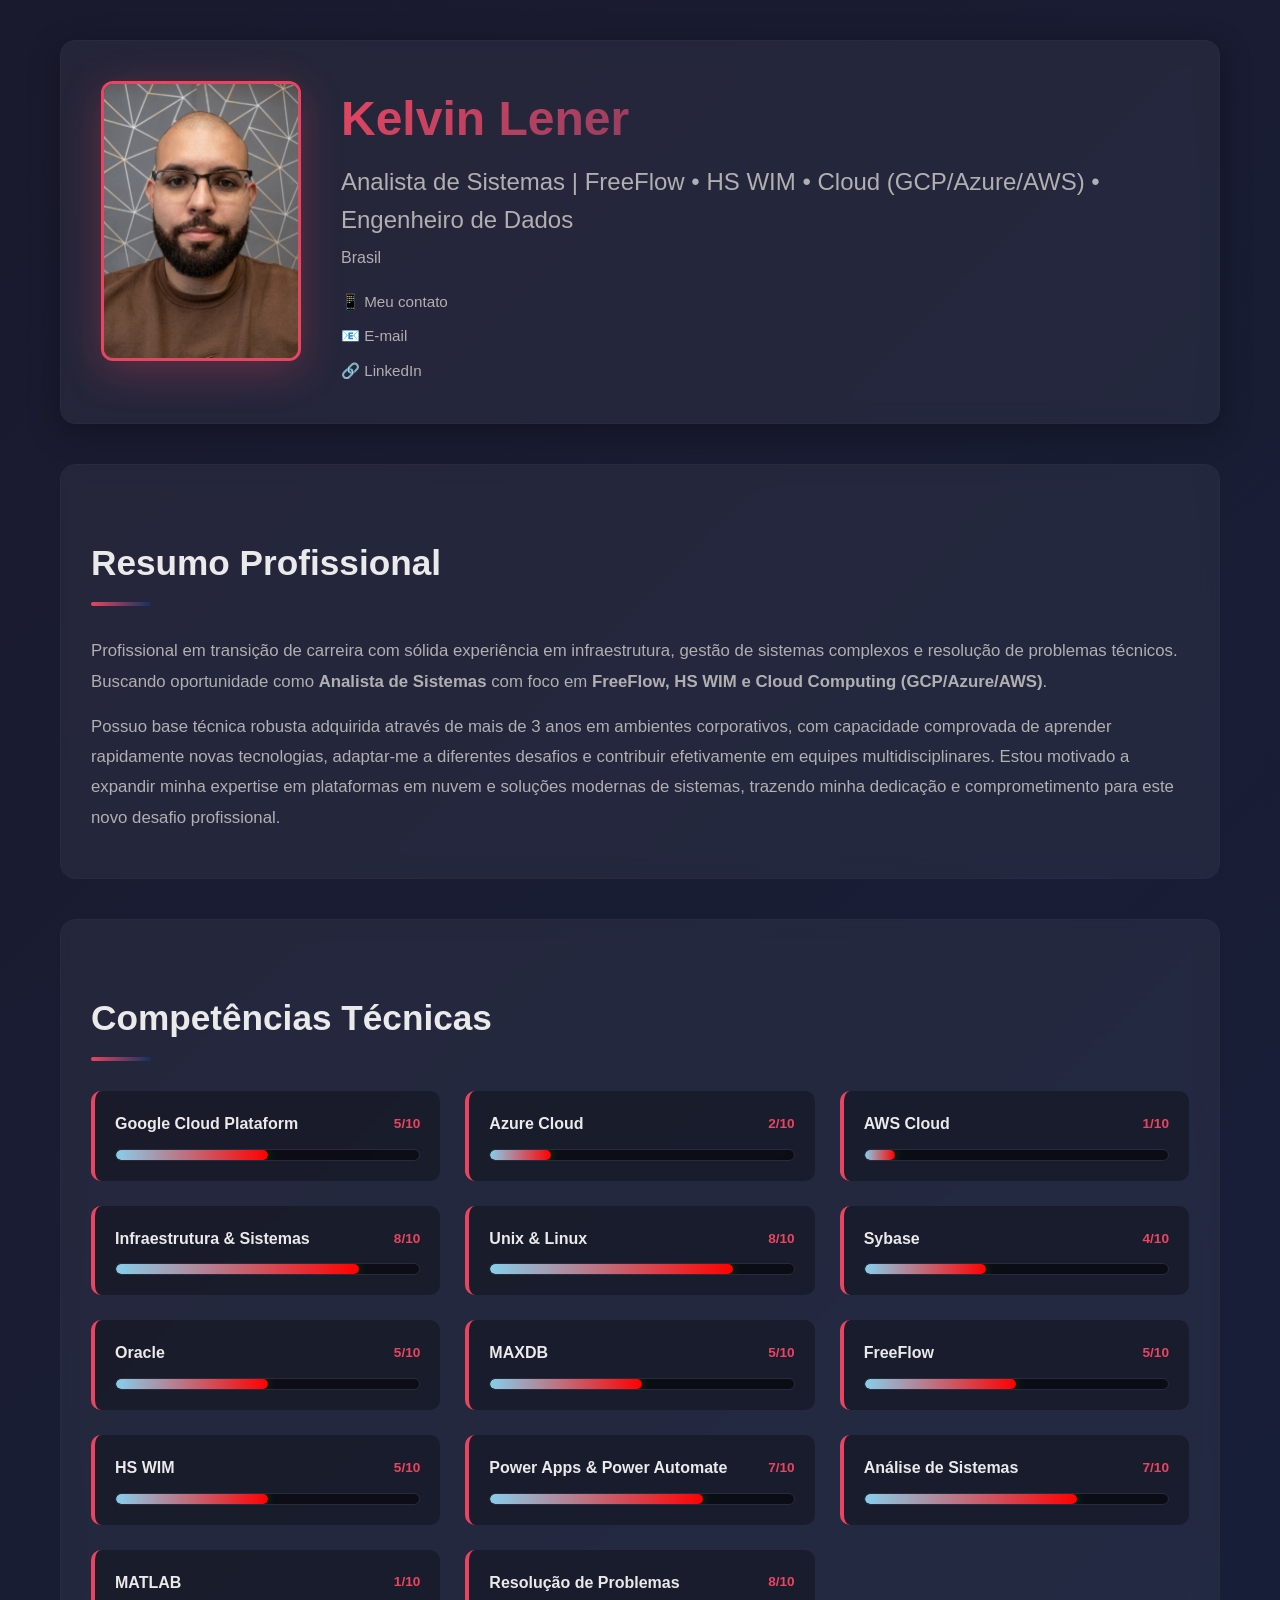
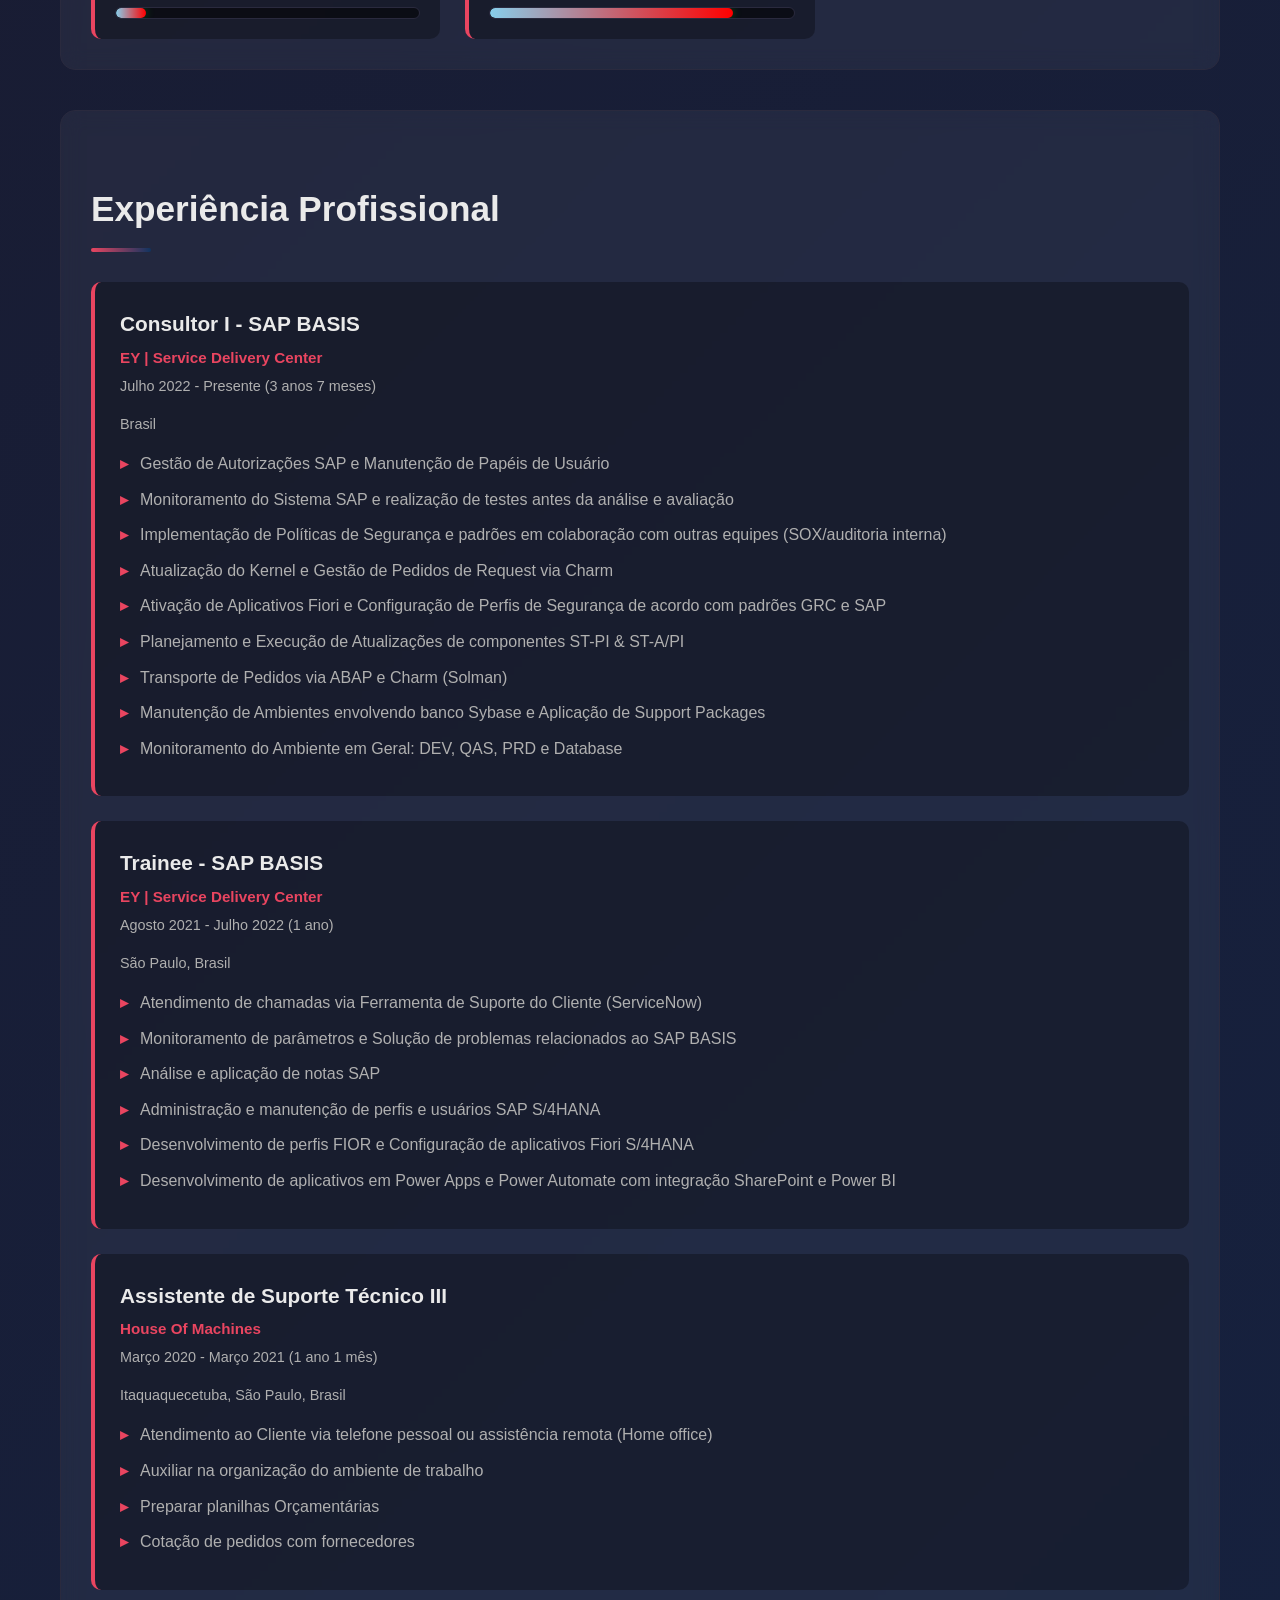
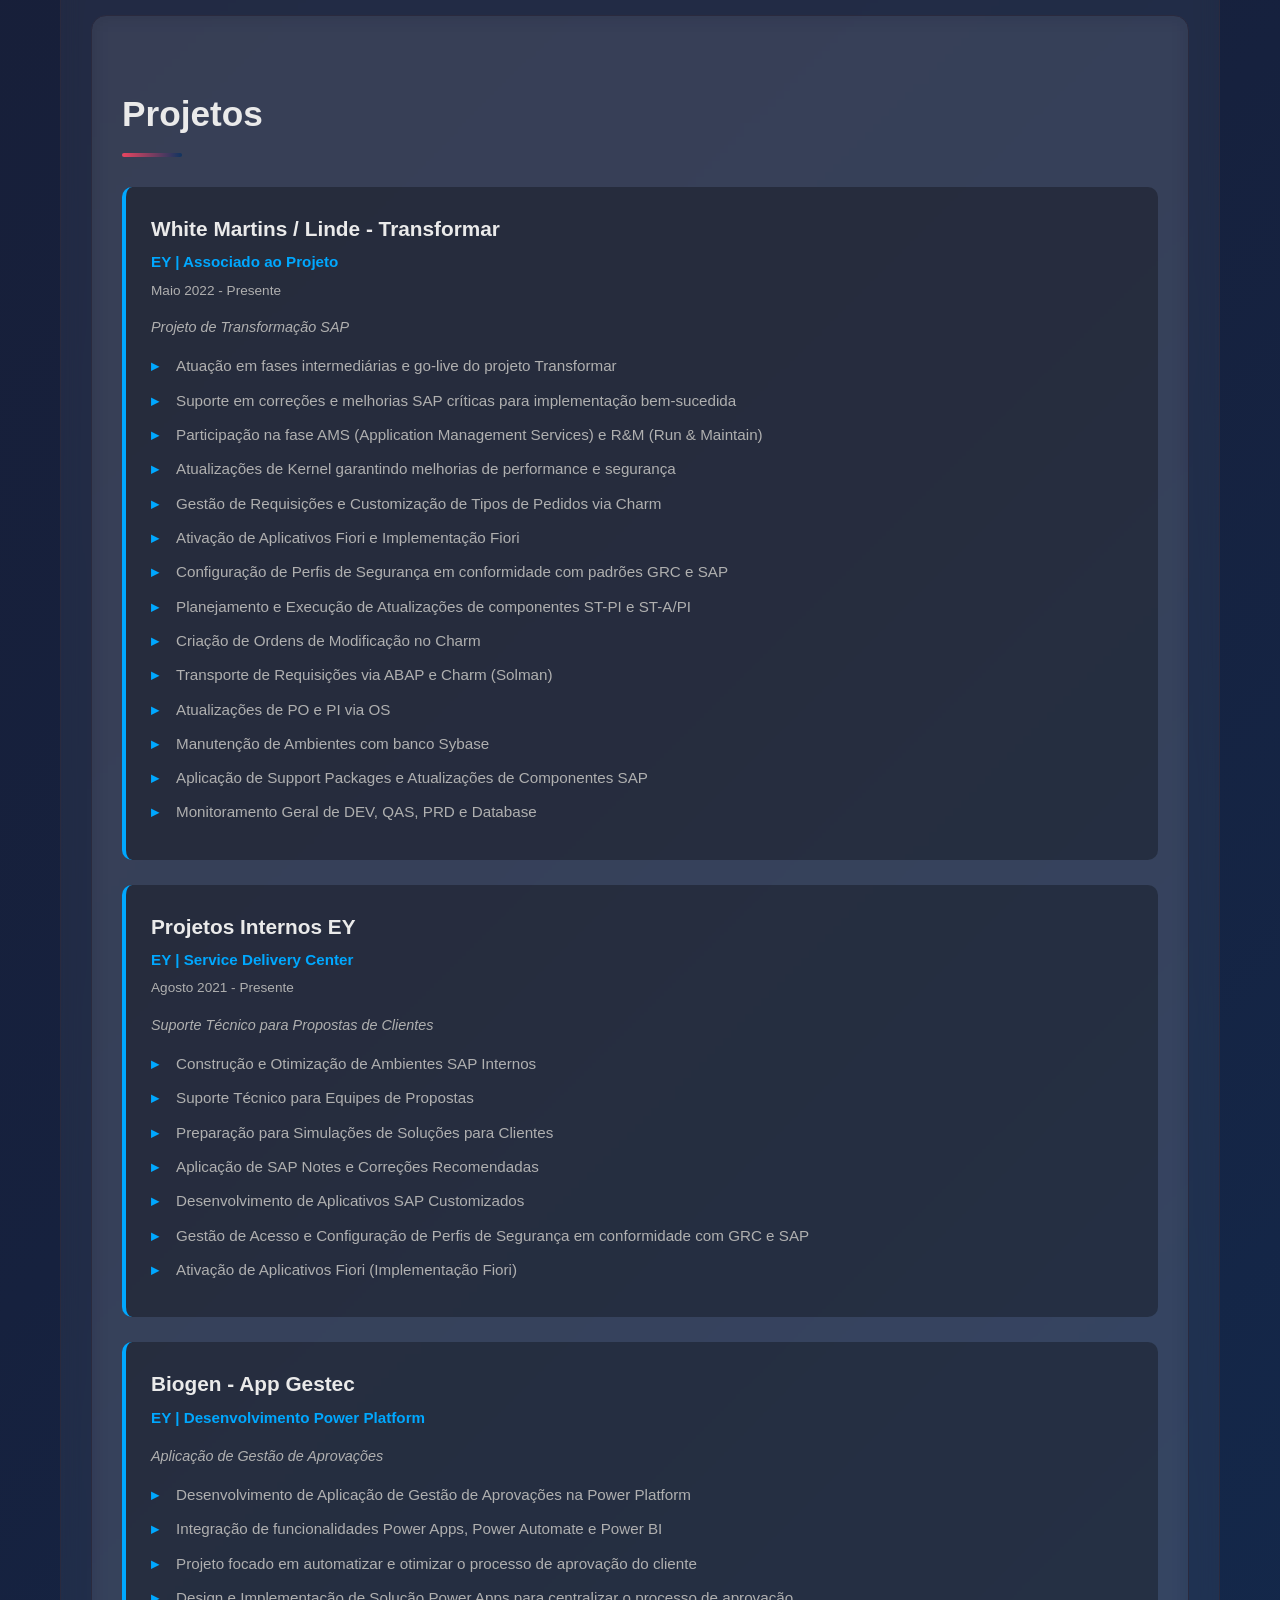
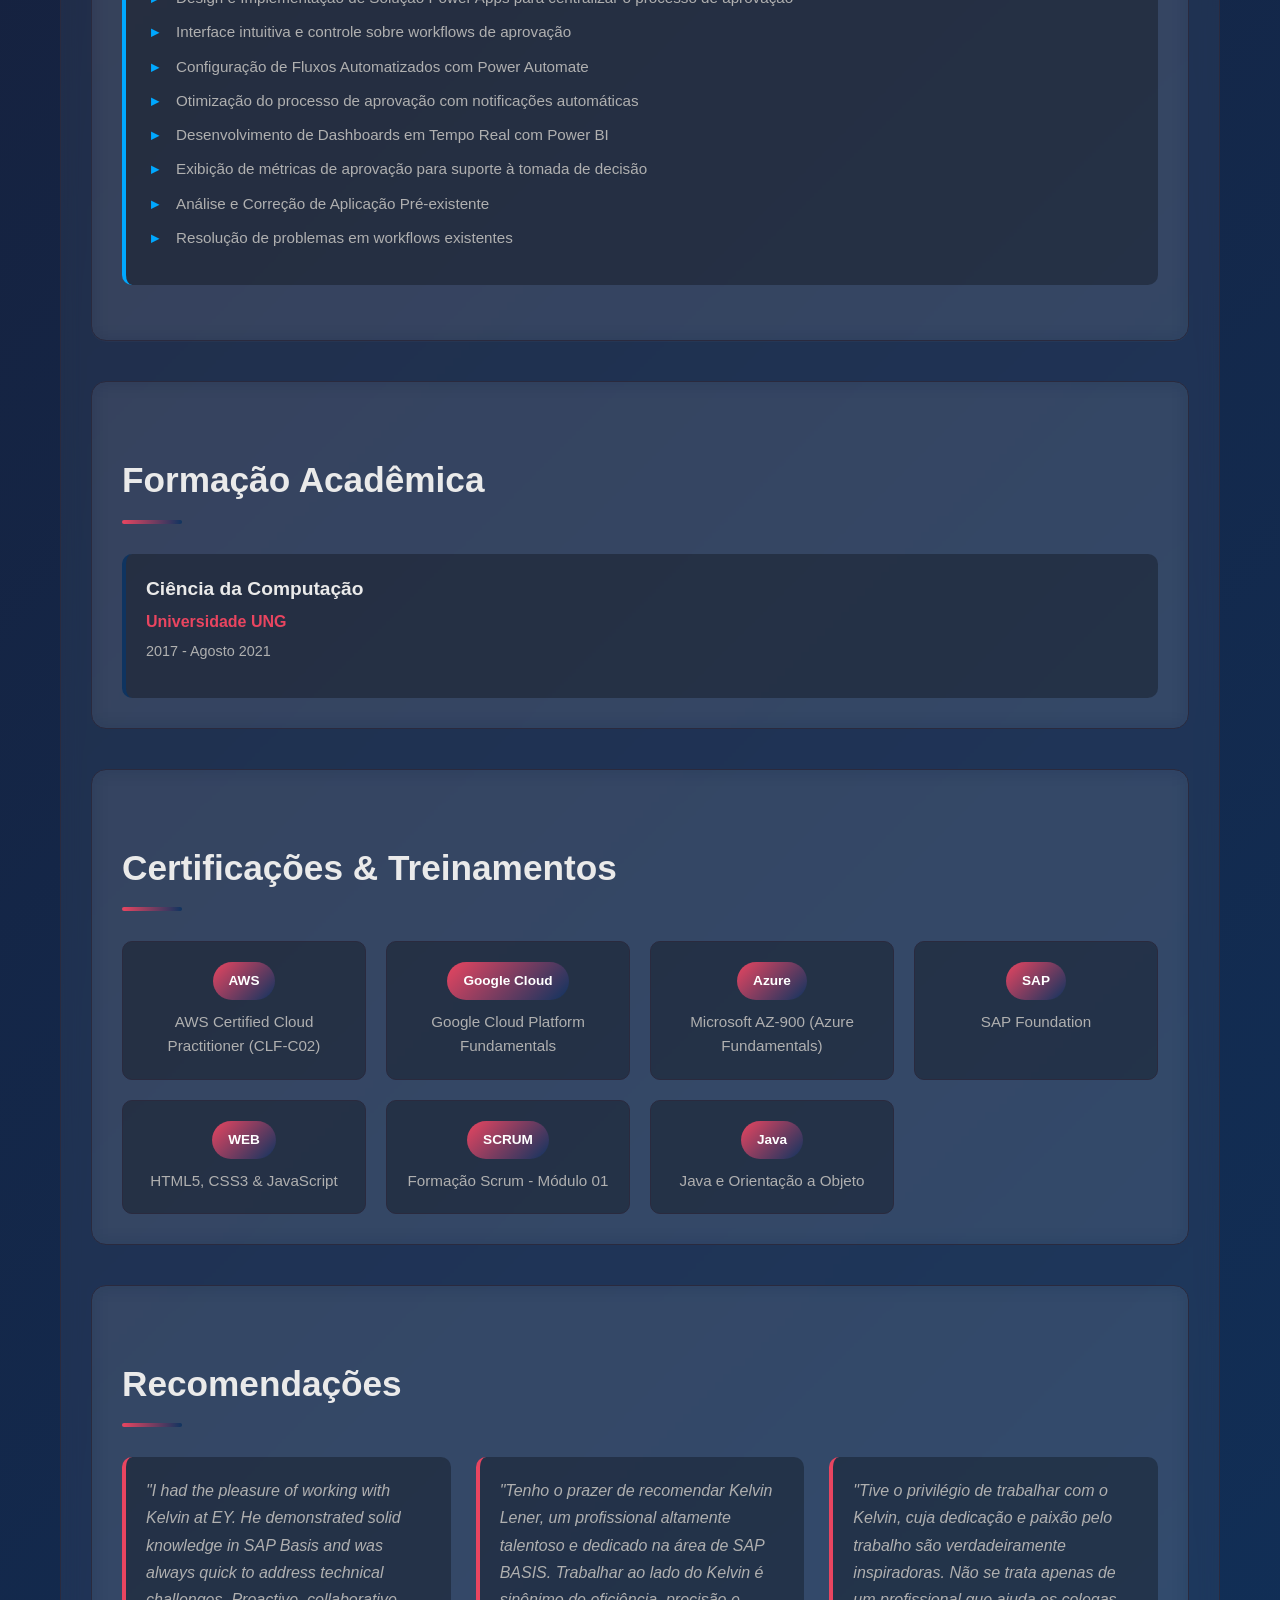
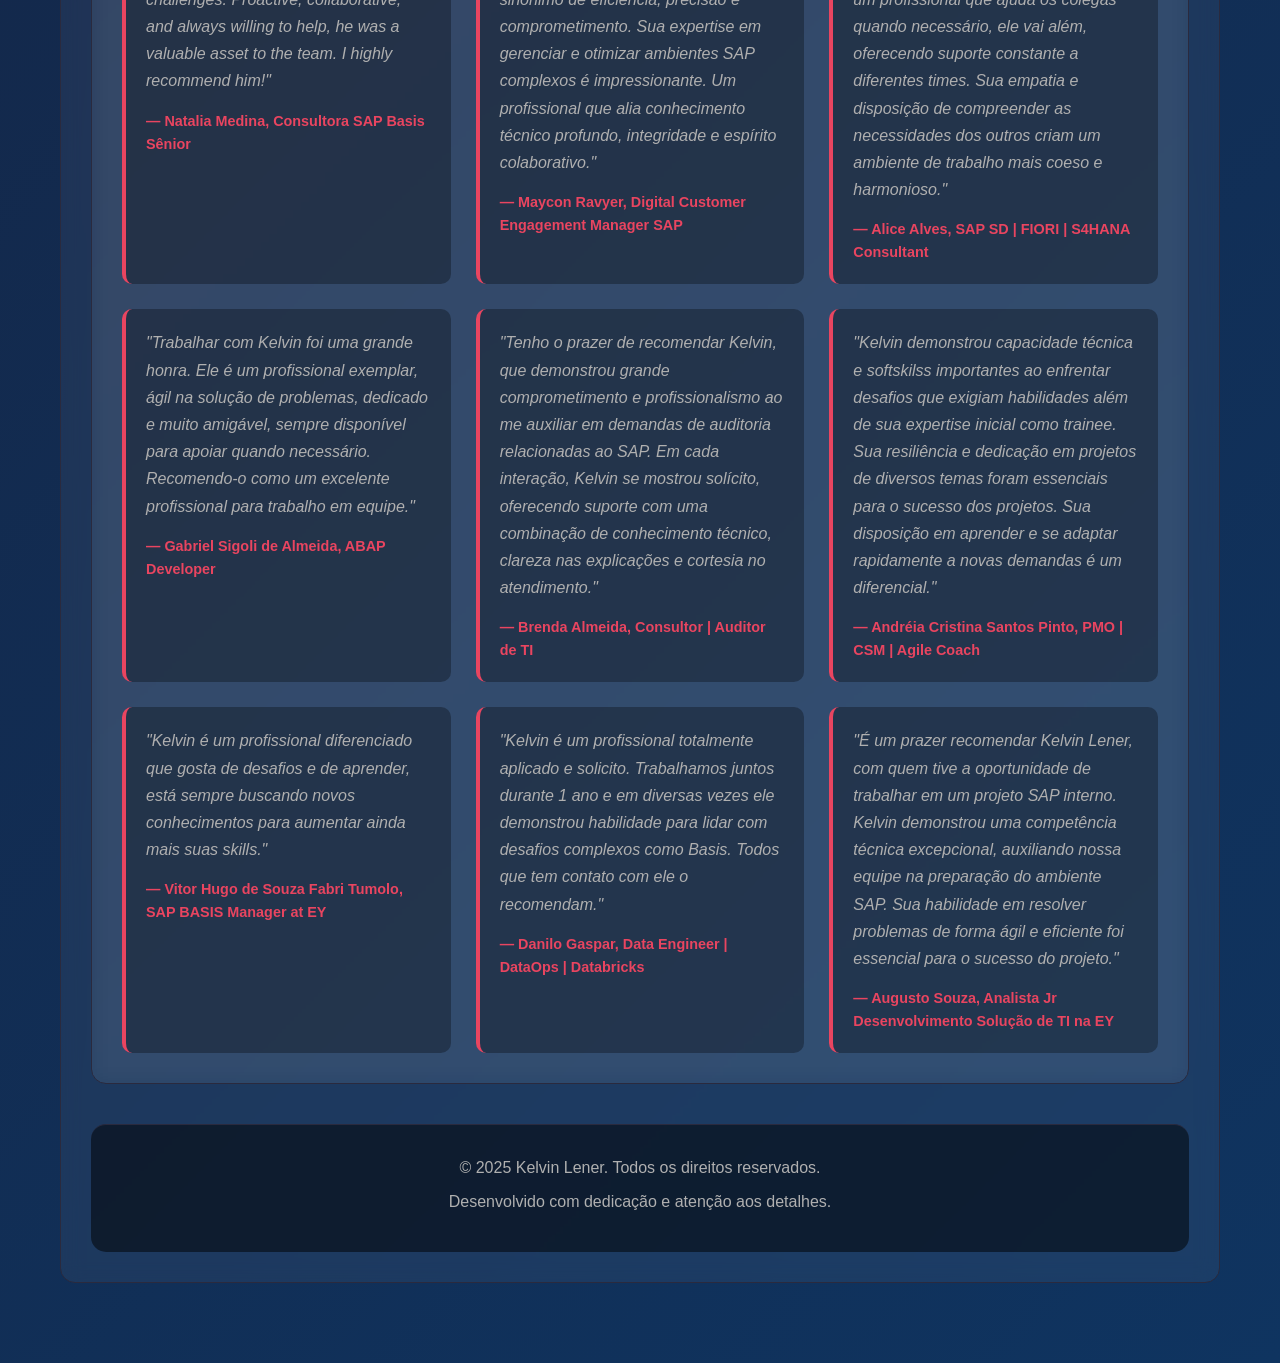
<file: index.html>
<!DOCTYPE html>
<html lang="pt-BR">
<head>
    <meta charset="UTF-8">
    <meta name="viewport" content="width=device-width, initial-scale=1.0">
    <title>Kelvin Lener</title>
    <link rel="stylesheet" href="style.css">
</head>
<body>
    <div class="container">
        <!-- Seção de Perfil -->
        <header class="profile-section">
            <div class="profile-header">
                <img src="profile.png" alt="Foto de Perfil - Kelvin Lener" class="profile-photo">
                <div class="profile-info">
                    <h1 class="profile-name">Kelvin Lener</h1>
                    <p class="profile-title">Analista de Sistemas | FreeFlow • HS WIM • Cloud (GCP/Azure/AWS) • Engenheiro de Dados</p>
                    <p class="profile-location">Brasil</p>
                    <div class="profile-contact">
                        <a href="https://wa.link/oggkxq" class="contact-link" target="_blank" rel="noopener">📱 Meu contato</a>
                        <a href="mailto:KELVINLENER@PROTONMAIL.CH" class="contact-link">📧 E-mail</a>
                        <a href="https://www.linkedin.com/in/kelvinlener" target="_blank" class="contact-link">🔗 LinkedIn</a>
                    </div>
					
                </div>
            </div>
        </header>

        <!-- Seção de Resumo -->
        <section class="about-section">
            <h2>Resumo Profissional</h2>
            <p>
                Profissional em transição de carreira com sólida experiência em infraestrutura, gestão de sistemas complexos e resolução de problemas técnicos. Buscando oportunidade como <strong>Analista de Sistemas</strong> com foco em <strong>FreeFlow, HS WIM e Cloud Computing (GCP/Azure/AWS)</strong>.
            </p>
            <p>
                Possuo base técnica robusta adquirida através de mais de 3 anos em ambientes corporativos, com capacidade comprovada de aprender rapidamente novas tecnologias, adaptar-me a diferentes desafios e contribuir efetivamente em equipes multidisciplinares. Estou motivado a expandir minha expertise em plataformas em nuvem e soluções modernas de sistemas, trazendo minha dedicação e comprometimento para este novo desafio profissional.
            </p>
        </section>

       <!-- Seção de Skills -->
<section class="skills-section">
    <h2>Competências Técnicas</h2>
    <div class="skills-container">

        <!-- ☁️ CLOUD -->
        <div class="skill-item" data-level="5">
            <div class="skill-header">
                <span class="skill-name">Google Cloud Plataform</span>
                <span class="skill-level">5/10</span>
            </div>
            <div class="skill-bar">
                <div class="skill-fill"></div>
            </div>
        </div>

        <div class="skill-item" data-level="2">
            <div class="skill-header">
                <span class="skill-name">Azure Cloud</span>
                <span class="skill-level">2/10</span>
            </div>
            <div class="skill-bar">
                <div class="skill-fill"></div>
            </div>
        </div>
		
		<div class="skill-item" data-level="1">
            <div class="skill-header">
                <span class="skill-name">AWS Cloud</span>
                <span class="skill-level">1/10</span>
            </div>
            <div class="skill-bar">
                <div class="skill-fill"></div>
            </div>
        </div>

        <!-- 🖥️ INFRA / SISTEMAS -->
        <div class="skill-item" data-level="8">
            <div class="skill-header">
                <span class="skill-name">Infraestrutura & Sistemas</span>
                <span class="skill-level">8/10</span>
            </div>
            <div class="skill-bar">
                <div class="skill-fill"></div>
            </div>
        </div>

        <div class="skill-item" data-level="8">
            <div class="skill-header">
                <span class="skill-name">Unix & Linux</span>
                <span class="skill-level">6/10</span>
            </div>
            <div class="skill-bar">
                <div class="skill-fill"></div>
            </div>
        </div>

        <!-- 🗄️ BANCO DE DADOS -->
        <div class="skill-item" data-level="4">
            <div class="skill-header">
                <span class="skill-name">Sybase</span>
                <span class="skill-level">2/10</span>
            </div>
            <div class="skill-bar">
                <div class="skill-fill"></div>
            </div>
        </div>

        <div class="skill-item" data-level="5">
            <div class="skill-header">
                <span class="skill-name">Oracle</span>
                <span class="skill-level">2/10</span>
            </div>
            <div class="skill-bar">
                <div class="skill-fill"></div>
            </div>
        </div>
		
		<div class="skill-item" data-level="5">
            <div class="skill-header">
                <span class="skill-name">MAXDB</span>
                <span class="skill-level">2/10</span>
            </div>
            <div class="skill-bar">
                <div class="skill-fill"></div>
            </div>
        </div>

        <!-- 🧩 SAP / AUTOMAÇÃO -->
        <div class="skill-item" data-level="5">
            <div class="skill-header">
                <span class="skill-name">FreeFlow</span>
                <span class="skill-level">5/10</span>
            </div>
            <div class="skill-bar">
                <div class="skill-fill"></div>
            </div>
        </div>

        <div class="skill-item" data-level="5">
            <div class="skill-header">
                <span class="skill-name">HS WIM</span>
                <span class="skill-level">5/10</span>
            </div>
            <div class="skill-bar">
                <div class="skill-fill"></div>
            </div>
        </div>

        <div class="skill-item" data-level="7">
            <div class="skill-header">
                <span class="skill-name">Power Apps & Power Automate</span>
                <span class="skill-level">7/10</span>
            </div>
            <div class="skill-bar">
                <div class="skill-fill"></div>
            </div>
        </div>

        <!-- 📊 DESENV / ANÁLISE -->
        <div class="skill-item" data-level="7">
            <div class="skill-header">
                <span class="skill-name">Análise de Sistemas</span>
                <span class="skill-level">7/10</span>
            </div>
            <div class="skill-bar">
                <div class="skill-fill"></div>
            </div>
        </div>

        <div class="skill-item" data-level="1">
            <div class="skill-header">
                <span class="skill-name">MATLAB</span>
                <span class="skill-level">2/10</span>
            </div>
            <div class="skill-bar">
                <div class="skill-fill"></div>
            </div>
        </div>

        <!-- 🧠 SKILLS GERAIS -->
        <div class="skill-item" data-level="8">
            <div class="skill-header">
                <span class="skill-name">Resolução de Problemas</span>
                <span class="skill-level">8/10</span>
            </div>
            <div class="skill-bar">
                <div class="skill-fill"></div>
            </div>
        </div>

    </div>
</section>


        <!-- Seção de Experiência -->
        <section class="experience-section">
            <h2>Experiência Profissional</h2>
            
            <div class="experience-item">
                <div class="experience-header">
                    <h3>Consultor I - SAP BASIS</h3>
                    <span class="experience-company">EY | Service Delivery Center</span>
                    <span class="experience-period">Julho 2022 - Presente (3 anos 7 meses)</span>
                </div>
                <p class="experience-location">Brasil</p>
                <ul class="experience-details">
                    <li>Gestão de Autorizações SAP e Manutenção de Papéis de Usuário</li>
                    <li>Monitoramento do Sistema SAP e realização de testes antes da análise e avaliação</li>
                    <li>Implementação de Políticas de Segurança e padrões em colaboração com outras equipes (SOX/auditoria interna)</li>
                    <li>Atualização do Kernel e Gestão de Pedidos de Request via Charm</li>
                    <li>Ativação de Aplicativos Fiori e Configuração de Perfis de Segurança de acordo com padrões GRC e SAP</li>
                    <li>Planejamento e Execução de Atualizações de componentes ST-PI & ST-A/PI</li>
                    <li>Transporte de Pedidos via ABAP e Charm (Solman)</li>
                    <li>Manutenção de Ambientes envolvendo banco Sybase e Aplicação de Support Packages</li>
                    <li>Monitoramento do Ambiente em Geral: DEV, QAS, PRD e Database</li>
                </ul>
            </div>

            <div class="experience-item">
                <div class="experience-header">
                    <h3>Trainee - SAP BASIS</h3>
                    <span class="experience-company">EY | Service Delivery Center</span>
                    <span class="experience-period">Agosto 2021 - Julho 2022 (1 ano)</span>
                </div>
                <p class="experience-location">São Paulo, Brasil</p>
                <ul class="experience-details">
                    <li>Atendimento de chamadas via Ferramenta de Suporte do Cliente (ServiceNow)</li>
                    <li>Monitoramento de parâmetros e Solução de problemas relacionados ao SAP BASIS</li>
                    <li>Análise e aplicação de notas SAP</li>
                    <li>Administração e manutenção de perfis e usuários SAP S/4HANA</li>
                    <li>Desenvolvimento de perfis FIOR e Configuração de aplicativos Fiori S/4HANA</li>
                    <li>Desenvolvimento de aplicativos em Power Apps e Power Automate com integração SharePoint e Power BI</li>
                </ul>
            </div>

            <div class="experience-item">
                <div class="experience-header">
                    <h3>Assistente de Suporte Técnico III</h3>
                    <span class="experience-company">House Of Machines</span>
                    <span class="experience-period">Março 2020 - Março 2021 (1 ano 1 mês)</span>
                </div>
                <p class="experience-location">Itaquaquecetuba, São Paulo, Brasil</p>
                <ul class="experience-details">
                    <li>Atendimento ao Cliente via telefone pessoal ou assistência remota (Home office)</li>
                    <li>Auxiliar na organização do ambiente de trabalho</li>
                    <li>Preparar planilhas Orçamentárias</li>
                    <li>Cotação de pedidos com fornecedores</li>
                </ul>
            </div>

           <!-- Seção de Projetos -->
        <section class="projects-section">
            <h2>Projetos</h2>
            
            <div class="project-item">
                <div class="project-header">
                    <h3>White Martins / Linde - Transformar</h3>
                    <span class="project-company">EY | Associado ao Projeto</span>
                    <span class="project-period">Maio 2022 - Presente</span>
                </div>
                <p class="project-type">Projeto de Transformação SAP</p>
                <ul class="project-details">
                    <li>Atuação em fases intermediárias e go-live do projeto Transformar</li>
                    <li>Suporte em correções e melhorias SAP críticas para implementação bem-sucedida</li>
                    <li>Participação na fase AMS (Application Management Services) e R&M (Run & Maintain)</li>
                    <li>Atualizações de Kernel garantindo melhorias de performance e segurança</li>
                    <li>Gestão de Requisições e Customização de Tipos de Pedidos via Charm</li>
                    <li>Ativação de Aplicativos Fiori e Implementação Fiori</li>
                    <li>Configuração de Perfis de Segurança em conformidade com padrões GRC e SAP</li>
                    <li>Planejamento e Execução de Atualizações de componentes ST-PI e ST-A/PI</li>
                    <li>Criação de Ordens de Modificação no Charm</li>
                    <li>Transporte de Requisições via ABAP e Charm (Solman)</li>
                    <li>Atualizações de PO e PI via OS</li>
                    <li>Manutenção de Ambientes com banco Sybase</li>
                    <li>Aplicação de Support Packages e Atualizações de Componentes SAP</li>
                    <li>Monitoramento Geral de DEV, QAS, PRD e Database</li>
                </ul>
            </div>

            <div class="project-item">
                <div class="project-header">
                    <h3>Projetos Internos EY</h3>
                    <span class="project-company">EY | Service Delivery Center</span>
                    <span class="project-period">Agosto 2021 - Presente</span>
                </div>
                <p class="project-type">Suporte Técnico para Propostas de Clientes</p>
                <ul class="project-details">
                    <li>Construção e Otimização de Ambientes SAP Internos</li>
                    <li>Suporte Técnico para Equipes de Propostas</li>
                    <li>Preparação para Simulações de Soluções para Clientes</li>
                    <li>Aplicação de SAP Notes e Correções Recomendadas</li>
                    <li>Desenvolvimento de Aplicativos SAP Customizados</li>
                    <li>Gestão de Acesso e Configuração de Perfis de Segurança em conformidade com GRC e SAP</li>
                    <li>Ativação de Aplicativos Fiori (Implementação Fiori)</li>
                </ul>
            </div>

            <div class="project-item">
                <div class="project-header">
                    <h3>Biogen - App Gestec</h3>
                    <span class="project-company">EY | Desenvolvimento Power Platform</span>
                </div>
                <p class="project-type">Aplicação de Gestão de Aprovações</p>
                <ul class="project-details">
                    <li>Desenvolvimento de Aplicação de Gestão de Aprovações na Power Platform</li>
                    <li>Integração de funcionalidades Power Apps, Power Automate e Power BI</li>
                    <li>Projeto focado em automatizar e otimizar o processo de aprovação do cliente</li>
                    <li>Design e Implementação de Solução Power Apps para centralizar o processo de aprovação</li>
                    <li>Interface intuitiva e controle sobre workflows de aprovação</li>
                    <li>Configuração de Fluxos Automatizados com Power Automate</li>
                    <li>Otimização do processo de aprovação com notificações automáticas</li>
                    <li>Desenvolvimento de Dashboards em Tempo Real com Power BI</li>
                    <li>Exibição de métricas de aprovação para suporte à tomada de decisão</li>
                    <li>Análise e Correção de Aplicação Pré-existente</li>
                    <li>Resolução de problemas em workflows existentes</li>
                </ul>
            </div>
        </section>

        <!-- Seção de Educação -->
        <section class="education-section">
            <h2>Formação Acadêmica</h2>
            <div class="education-item">
                <h3>Ciência da Computação</h3>
                <p class="education-institution">Universidade UNG</p>
                <p class="education-period">2017 - Agosto 2021</p>
            </div>
        </section>

        <!-- Seção de Certificações -->
        <section class="certifications-section">
            <h2>Certificações & Treinamentos</h2>
            <div class="certifications-grid">
                <div class="cert-item">
                    <span class="cert-badge">AWS</span>
                    <p>AWS Certified Cloud Practitioner (CLF-C02)</p>
                </div>
                <div class="cert-item">
                    <span class="cert-badge">Google Cloud</span>
                    <p>Google Cloud Platform  Fundamentals</p>
                </div>
                <div class="cert-item">
                    <span class="cert-badge">Azure</span>
                    <p>Microsoft AZ-900 (Azure Fundamentals)</p>
                </div>
                <div class="cert-item">
                    <span class="cert-badge">SAP</span>
                    <p>SAP Foundation</p>
                </div>
                <div class="cert-item">
                    <span class="cert-badge">WEB</span>
                    <p>HTML5, CSS3 & JavaScript</p>
                </div>
				<div class="cert-item">
                    <span class="cert-badge">SCRUM</span>
                    <p>Formação Scrum - Módulo 01</p>
                </div>
				<div class="cert-item">
                    <span class="cert-badge">Java</span>
                    <p>Java e Orientação a Objeto</p>
                </div>
            </div>
        </section>

        <!-- Seção de Recomendações -->
        <section class="recommendations-section">
            <h2>Recomendações</h2>
            <div class="recommendations-container">
                <div class="recommendation-item">
                    <p class="recommendation-text">"I had the pleasure of working with Kelvin at EY. He demonstrated solid knowledge in SAP Basis and was always quick to address technical challenges. Proactive, collaborative, and always willing to help, he was a valuable asset to the team. I highly recommend him!"</p>
                    <p class="recommendation-author">— Natalia Medina, Consultora SAP Basis Sênior</p>
                </div>

                <div class="recommendation-item">
                    <p class="recommendation-text">"Tenho o prazer de recomendar Kelvin Lener, um profissional altamente talentoso e dedicado na área de SAP BASIS. Trabalhar ao lado do Kelvin é sinônimo de eficiência, precisão e comprometimento. Sua expertise em gerenciar e otimizar ambientes SAP complexos é impressionante. Um profissional que alia conhecimento técnico profundo, integridade e espírito colaborativo."</p>
                    <p class="recommendation-author">— Maycon Ravyer, Digital Customer Engagement Manager SAP</p>
                </div>

                <div class="recommendation-item">
                    <p class="recommendation-text">"Tive o privilégio de trabalhar com o Kelvin, cuja dedicação e paixão pelo trabalho são verdadeiramente inspiradoras. Não se trata apenas de um profissional que ajuda os colegas quando necessário, ele vai além, oferecendo suporte constante a diferentes times. Sua empatia e disposição de compreender as necessidades dos outros criam um ambiente de trabalho mais coeso e harmonioso."</p>
                    <p class="recommendation-author">— Alice Alves, SAP SD | FIORI | S4HANA Consultant</p>
                </div>

                <div class="recommendation-item">
                    <p class="recommendation-text">"Trabalhar com Kelvin foi uma grande honra. Ele é um profissional exemplar, ágil na solução de problemas, dedicado e muito amigável, sempre disponível para apoiar quando necessário. Recomendo-o como um excelente profissional para trabalho em equipe."</p>
                    <p class="recommendation-author">— Gabriel Sigoli de Almeida, ABAP Developer</p>
                </div>

                <div class="recommendation-item">
                    <p class="recommendation-text">"Tenho o prazer de recomendar Kelvin, que demonstrou grande comprometimento e profissionalismo ao me auxiliar em demandas de auditoria relacionadas ao SAP. Em cada interação, Kelvin se mostrou solícito, oferecendo suporte com uma combinação de conhecimento técnico, clareza nas explicações e cortesia no atendimento."</p>
                    <p class="recommendation-author">— Brenda Almeida, Consultor | Auditor de TI</p>
                </div>

                <div class="recommendation-item">
                    <p class="recommendation-text">"Kelvin demonstrou capacidade técnica e softskilss importantes ao enfrentar desafios que exigiam habilidades além de sua expertise inicial como trainee. Sua resiliência e dedicação em projetos de diversos temas foram essenciais para o sucesso dos projetos. Sua disposição em aprender e se adaptar rapidamente a novas demandas é um diferencial."</p>
                    <p class="recommendation-author">— Andréia Cristina Santos Pinto, PMO | CSM | Agile Coach</p>
                </div>

                <div class="recommendation-item">
                    <p class="recommendation-text">"Kelvin é um profissional diferenciado que gosta de desafios e de aprender, está sempre buscando novos conhecimentos para aumentar ainda mais suas skills."</p>
                    <p class="recommendation-author">— Vitor Hugo de Souza Fabri Tumolo, SAP BASIS Manager at EY</p>
                </div>

                <div class="recommendation-item">
                    <p class="recommendation-text">"Kelvin é um profissional totalmente aplicado e solicito. Trabalhamos juntos durante 1 ano e em diversas vezes ele demonstrou habilidade para lidar com desafios complexos como Basis. Todos que tem contato com ele o recomendam."</p>
                    <p class="recommendation-author">— Danilo Gaspar, Data Engineer | DataOps | Databricks</p>
                </div>

                <div class="recommendation-item">
                    <p class="recommendation-text">"É um prazer recomendar Kelvin Lener, com quem tive a oportunidade de trabalhar em um projeto SAP interno. Kelvin demonstrou uma competência técnica excepcional, auxiliando nossa equipe na preparação do ambiente SAP. Sua habilidade em resolver problemas de forma ágil e eficiente foi essencial para o sucesso do projeto."</p>
                    <p class="recommendation-author">— Augusto Souza, Analista Jr Desenvolvimento Solução de TI na EY</p>
                </div>
            </div>
        </section>

        <!-- Footer -->
        <footer class="footer">
            <p>&copy; 2025 Kelvin Lener. Todos os direitos reservados.</p>
            <p>Desenvolvido com dedicação e atenção aos detalhes.</p>
        </footer>
    </div>

    <script src="script.js"></script>
</body>
</html>
</file>
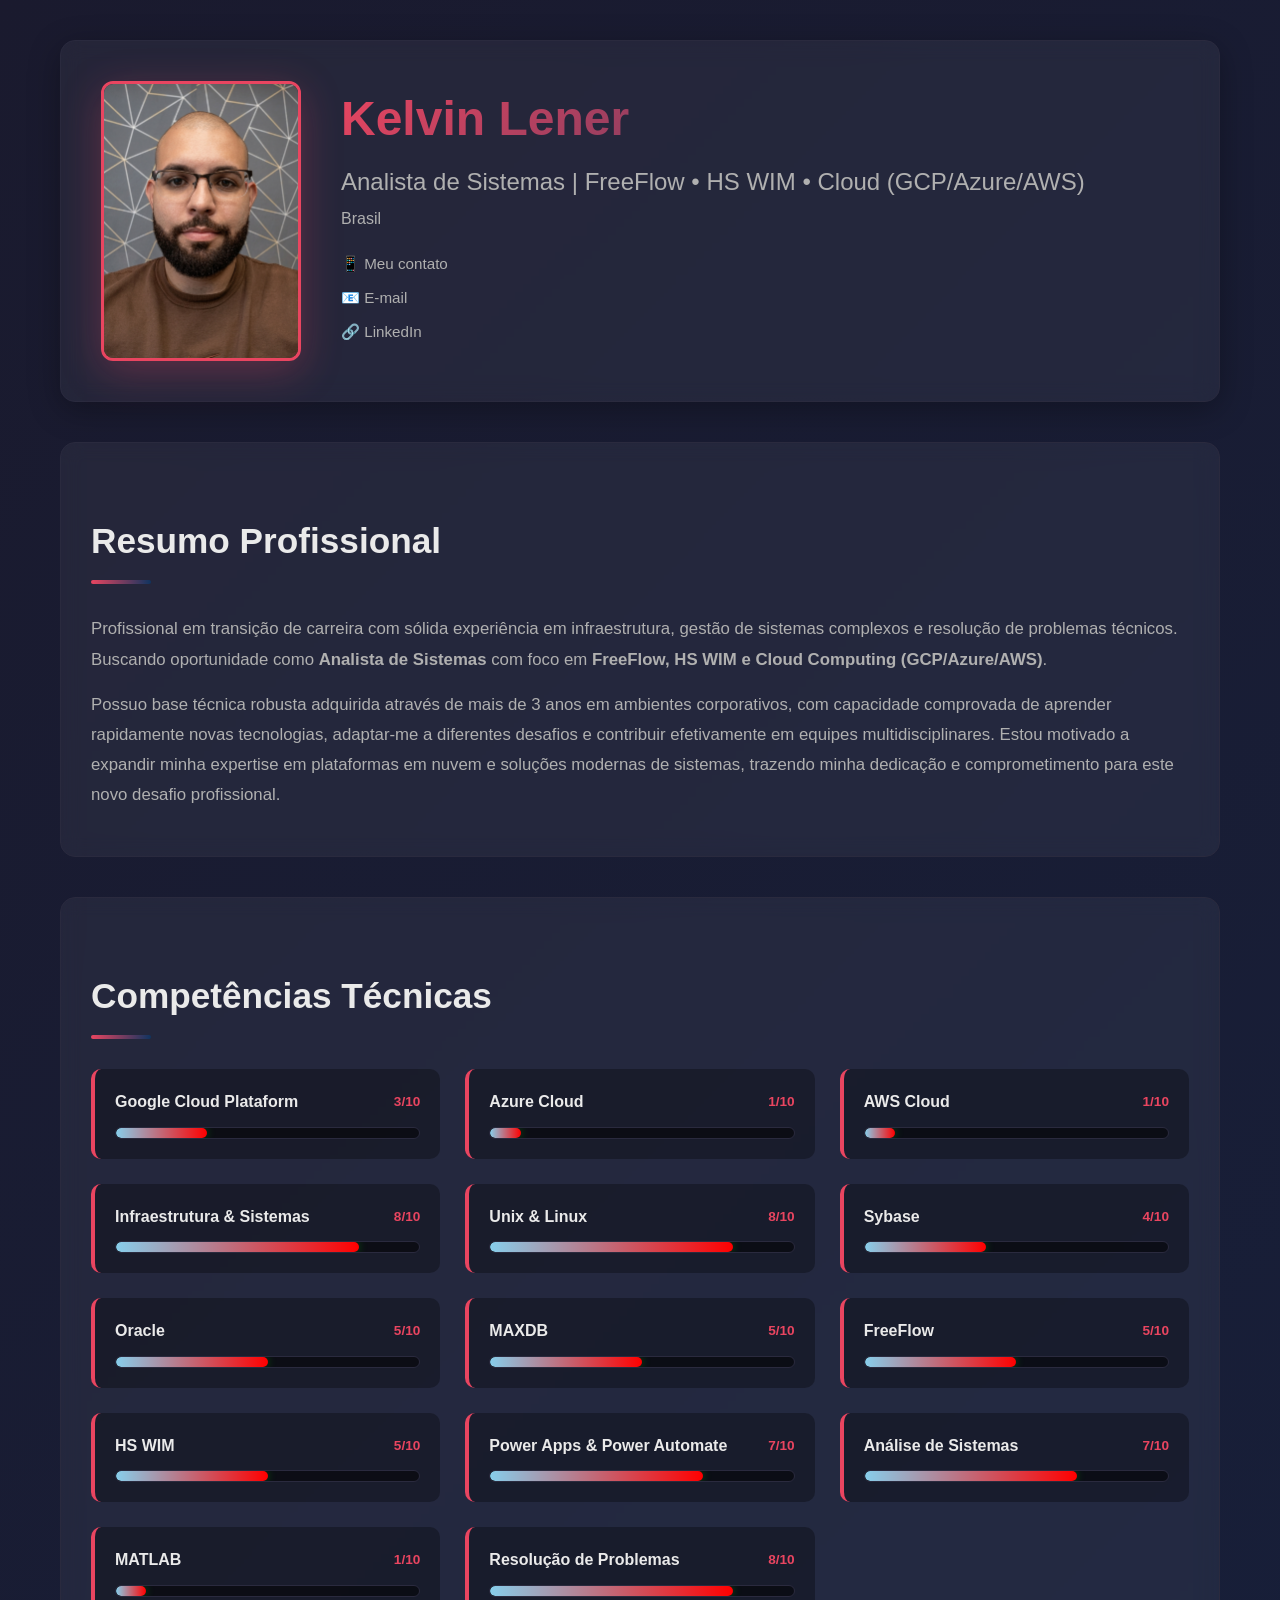
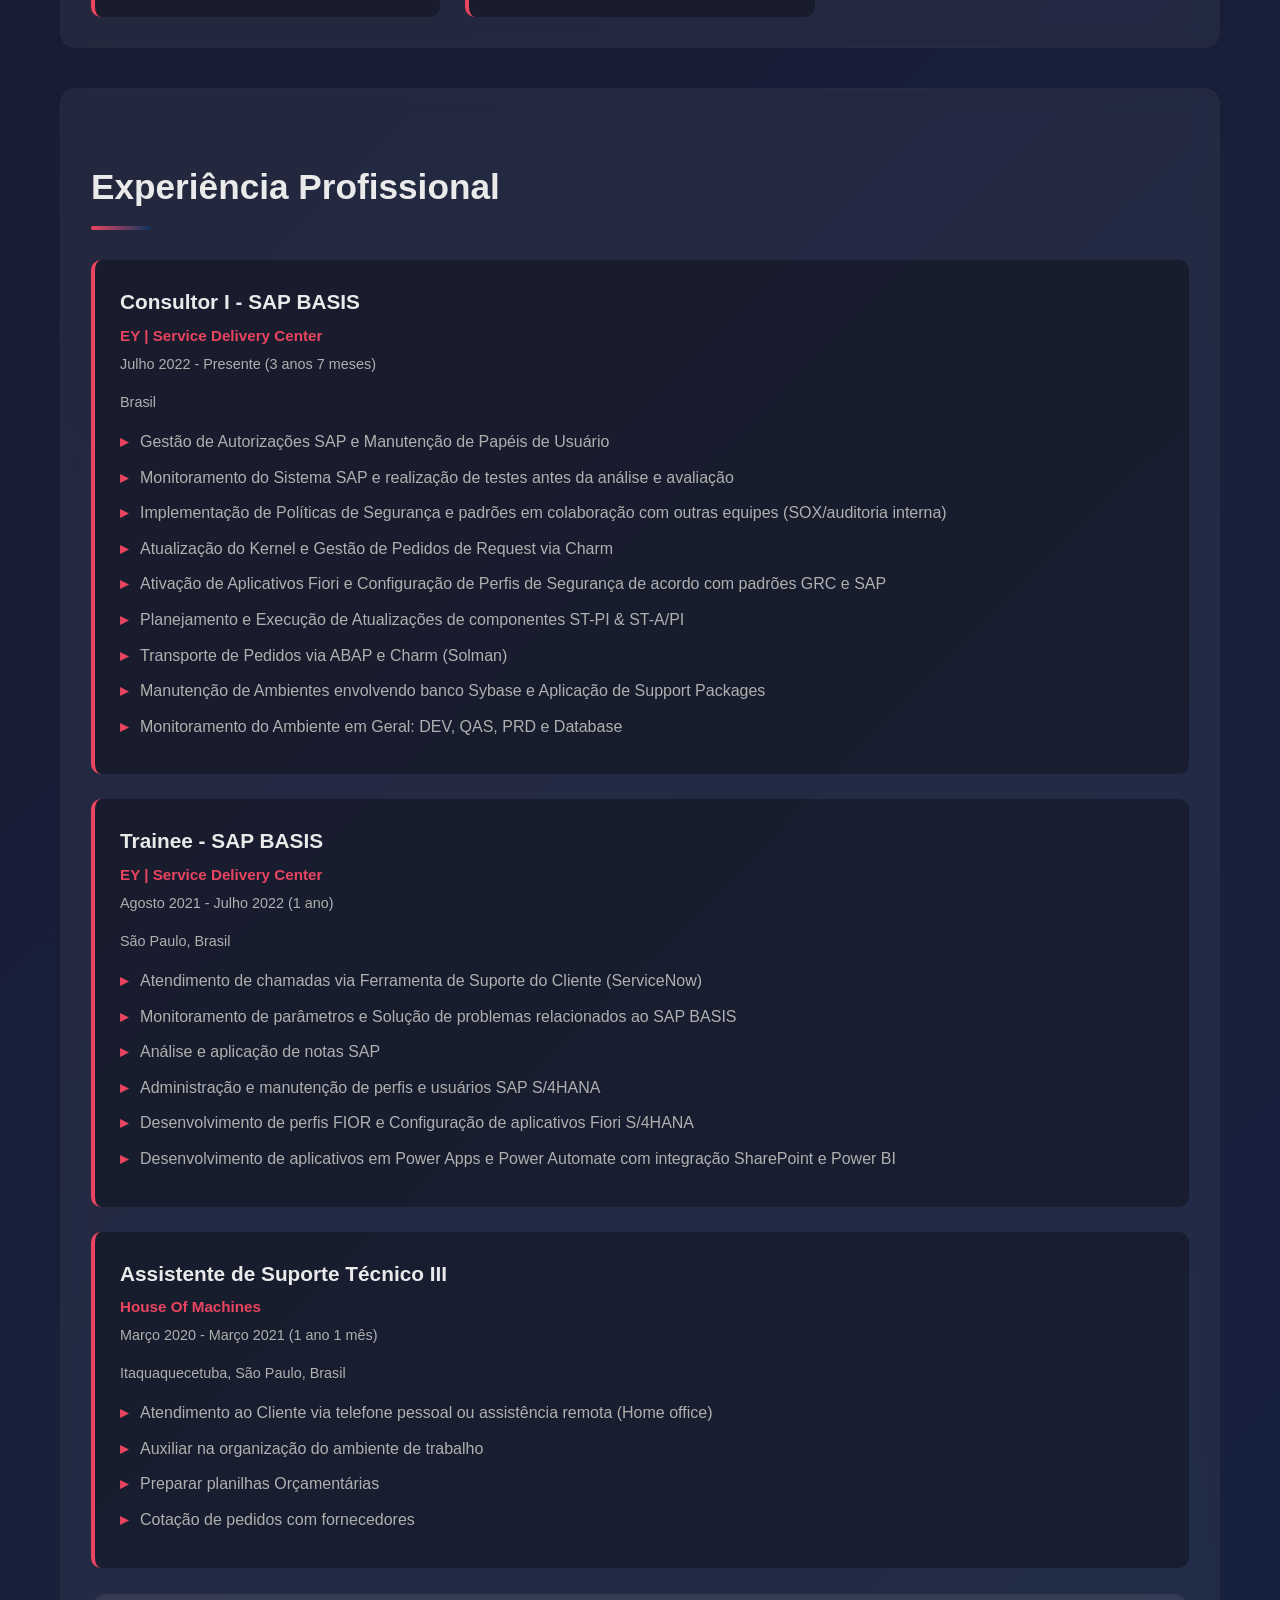
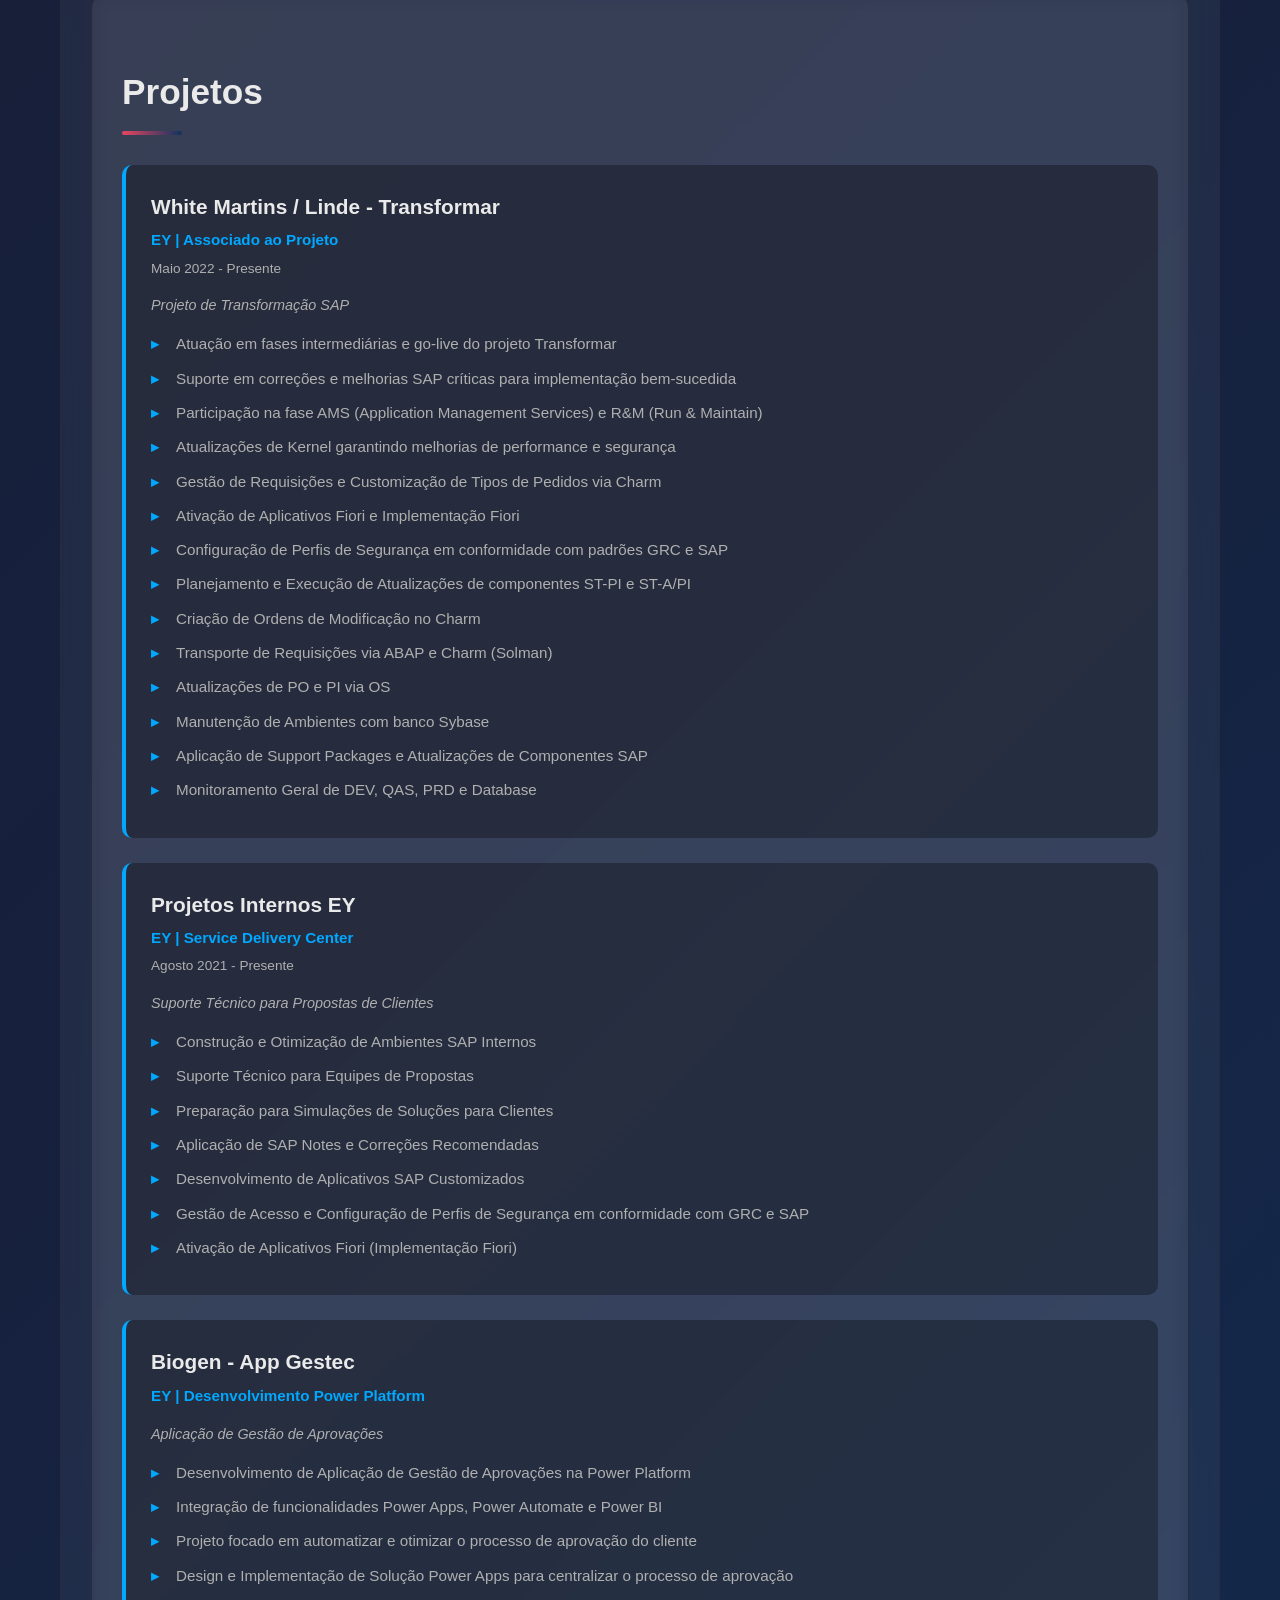
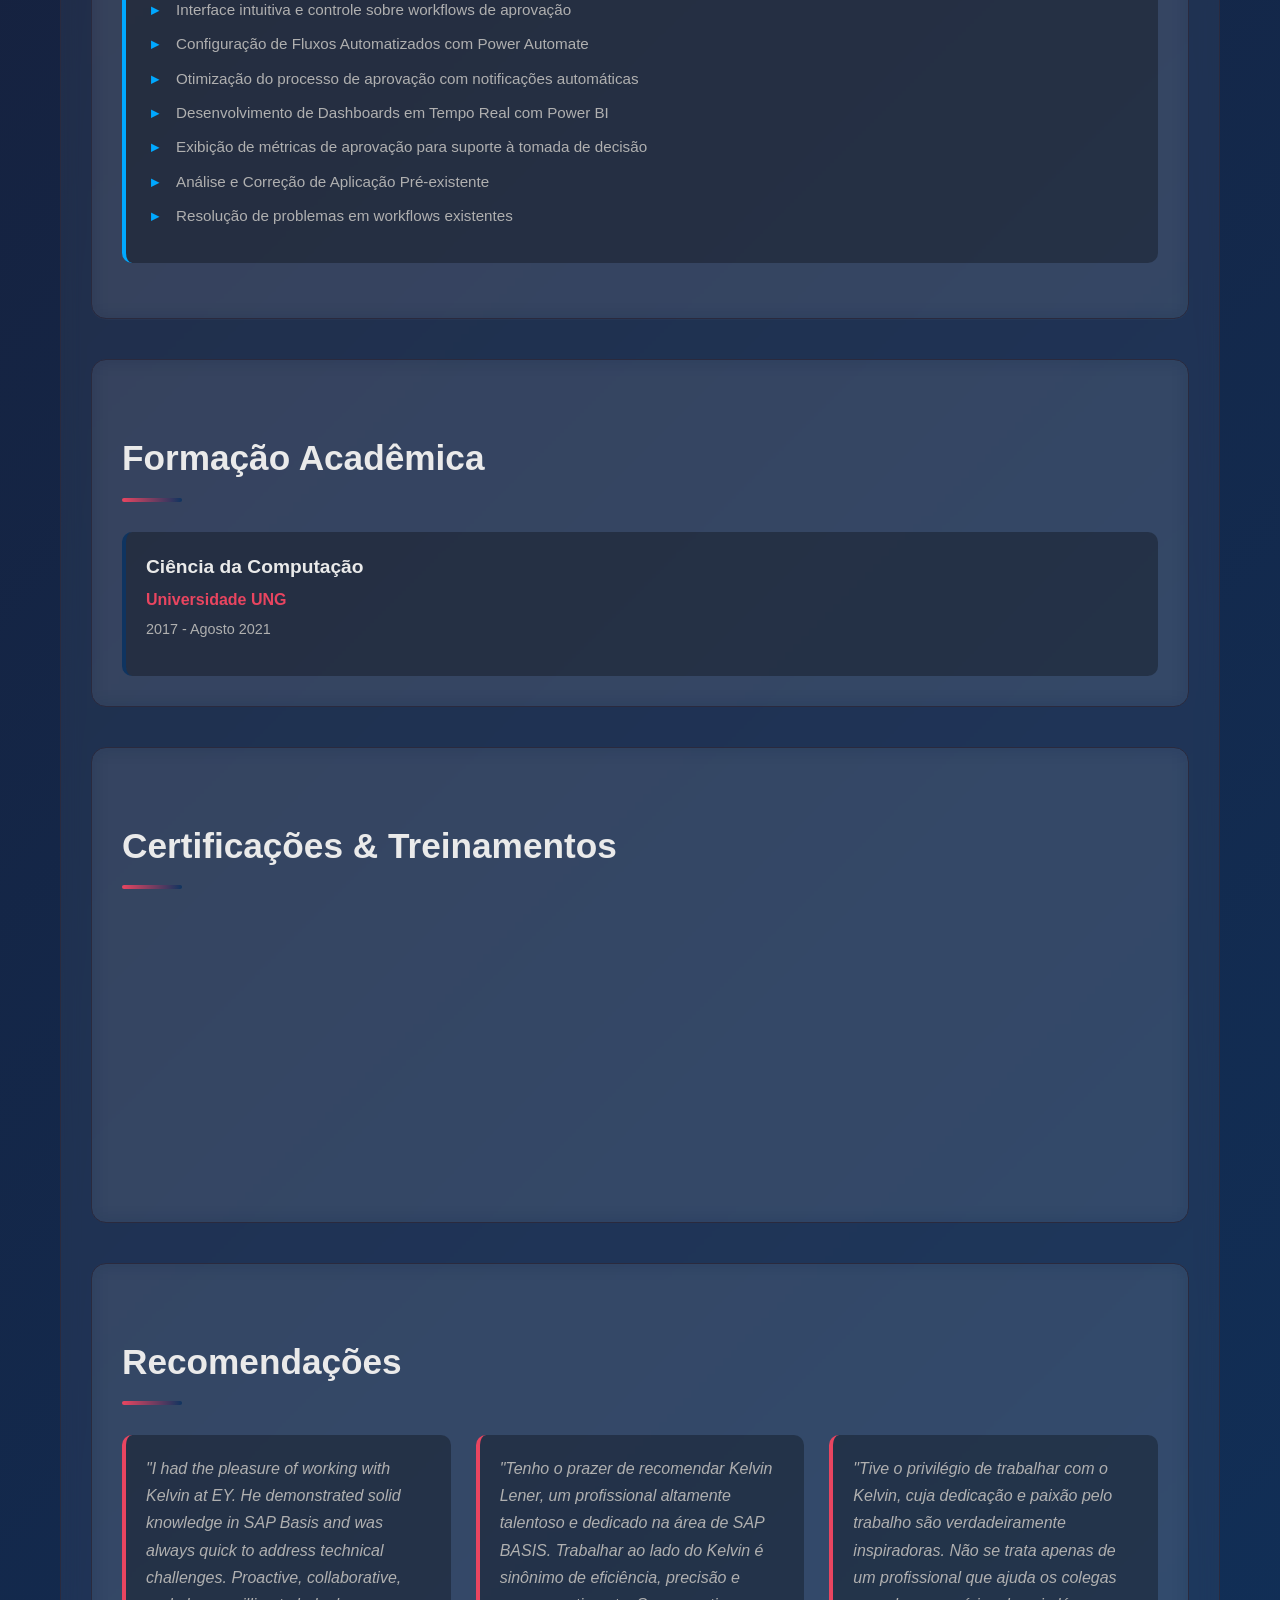
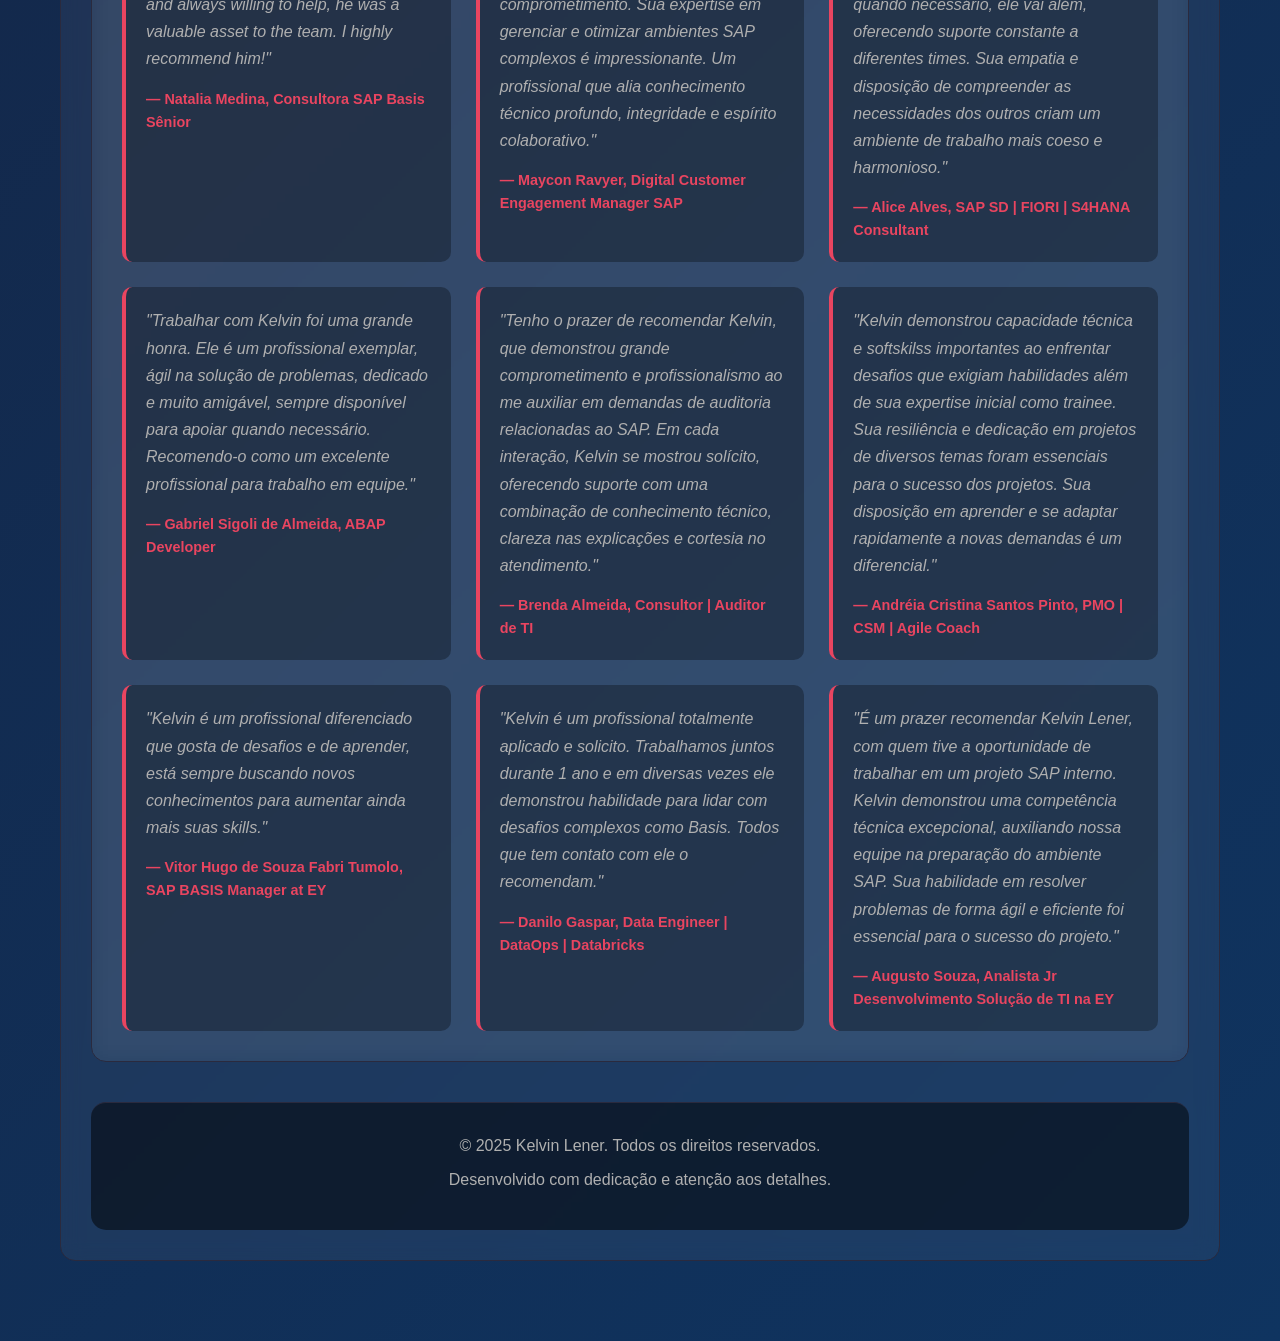
<file: keltec-max.github.io-main/index.html>
<!DOCTYPE html>
<html lang="pt-BR">
<head>
    <meta charset="UTF-8">
    <meta name="viewport" content="width=device-width, initial-scale=1.0">
    <title>Kelvin Lener</title>
    <link rel="stylesheet" href="style.css">
</head>
<body>
    <div class="container">
        <!-- Seção de Perfil -->
        <header class="profile-section">
            <div class="profile-header">
                <img src="profile.png" alt="Foto de Perfil - Kelvin Lener" class="profile-photo">
                <div class="profile-info">
                    <h1 class="profile-name">Kelvin Lener</h1>
                    <p class="profile-title">Analista de Sistemas | FreeFlow • HS WIM • Cloud (GCP/Azure/AWS)</p>
                    <p class="profile-location">Brasil</p>
                    <div class="profile-contact">
                        <a href="https://wa.link/oggkxq" class="contact-link" target="_blank" rel="noopener">📱 Meu contato</a>
                        <a href="mailto:KELVINLENER@PROTONMAIL.CH" class="contact-link">📧 E-mail</a>
                        <a href="https://www.linkedin.com/in/kelvinlener" target="_blank" class="contact-link">🔗 LinkedIn</a>
                    </div>
					
                </div>
            </div>
        </header>

        <!-- Seção de Resumo -->
        <section class="about-section">
            <h2>Resumo Profissional</h2>
            <p>
                Profissional em transição de carreira com sólida experiência em infraestrutura, gestão de sistemas complexos e resolução de problemas técnicos. Buscando oportunidade como <strong>Analista de Sistemas</strong> com foco em <strong>FreeFlow, HS WIM e Cloud Computing (GCP/Azure/AWS)</strong>.
            </p>
            <p>
                Possuo base técnica robusta adquirida através de mais de 3 anos em ambientes corporativos, com capacidade comprovada de aprender rapidamente novas tecnologias, adaptar-me a diferentes desafios e contribuir efetivamente em equipes multidisciplinares. Estou motivado a expandir minha expertise em plataformas em nuvem e soluções modernas de sistemas, trazendo minha dedicação e comprometimento para este novo desafio profissional.
            </p>
        </section>

       <!-- Seção de Skills -->
<section class="skills-section">
    <h2>Competências Técnicas</h2>
    <div class="skills-container">

        <!-- ☁️ CLOUD -->
        <div class="skill-item" data-level="3">
            <div class="skill-header">
                <span class="skill-name">Google Cloud Plataform</span>
                <span class="skill-level">6/10</span>
            </div>
            <div class="skill-bar">
                <div class="skill-fill"></div>
            </div>
        </div>

        <div class="skill-item" data-level="1">
            <div class="skill-header">
                <span class="skill-name">Azure Cloud</span>
                <span class="skill-level">1/10</span>
            </div>
            <div class="skill-bar">
                <div class="skill-fill"></div>
            </div>
        </div>
		
		<div class="skill-item" data-level="1">
            <div class="skill-header">
                <span class="skill-name">AWS Cloud</span>
                <span class="skill-level">1/10</span>
            </div>
            <div class="skill-bar">
                <div class="skill-fill"></div>
            </div>
        </div>

        <!-- 🖥️ INFRA / SISTEMAS -->
        <div class="skill-item" data-level="8">
            <div class="skill-header">
                <span class="skill-name">Infraestrutura & Sistemas</span>
                <span class="skill-level">8/10</span>
            </div>
            <div class="skill-bar">
                <div class="skill-fill"></div>
            </div>
        </div>

        <div class="skill-item" data-level="8">
            <div class="skill-header">
                <span class="skill-name">Unix & Linux</span>
                <span class="skill-level">6/10</span>
            </div>
            <div class="skill-bar">
                <div class="skill-fill"></div>
            </div>
        </div>

        <!-- 🗄️ BANCO DE DADOS -->
        <div class="skill-item" data-level="4">
            <div class="skill-header">
                <span class="skill-name">Sybase</span>
                <span class="skill-level">2/10</span>
            </div>
            <div class="skill-bar">
                <div class="skill-fill"></div>
            </div>
        </div>

        <div class="skill-item" data-level="5">
            <div class="skill-header">
                <span class="skill-name">Oracle</span>
                <span class="skill-level">2/10</span>
            </div>
            <div class="skill-bar">
                <div class="skill-fill"></div>
            </div>
        </div>
		
		<div class="skill-item" data-level="5">
            <div class="skill-header">
                <span class="skill-name">MAXDB</span>
                <span class="skill-level">2/10</span>
            </div>
            <div class="skill-bar">
                <div class="skill-fill"></div>
            </div>
        </div>

        <!-- 🧩 SAP / AUTOMAÇÃO -->
        <div class="skill-item" data-level="5">
            <div class="skill-header">
                <span class="skill-name">FreeFlow</span>
                <span class="skill-level">5/10</span>
            </div>
            <div class="skill-bar">
                <div class="skill-fill"></div>
            </div>
        </div>

        <div class="skill-item" data-level="5">
            <div class="skill-header">
                <span class="skill-name">HS WIM</span>
                <span class="skill-level">5/10</span>
            </div>
            <div class="skill-bar">
                <div class="skill-fill"></div>
            </div>
        </div>

        <div class="skill-item" data-level="7">
            <div class="skill-header">
                <span class="skill-name">Power Apps & Power Automate</span>
                <span class="skill-level">7/10</span>
            </div>
            <div class="skill-bar">
                <div class="skill-fill"></div>
            </div>
        </div>

        <!-- 📊 DESENV / ANÁLISE -->
        <div class="skill-item" data-level="7">
            <div class="skill-header">
                <span class="skill-name">Análise de Sistemas</span>
                <span class="skill-level">7/10</span>
            </div>
            <div class="skill-bar">
                <div class="skill-fill"></div>
            </div>
        </div>

        <div class="skill-item" data-level="1">
            <div class="skill-header">
                <span class="skill-name">MATLAB</span>
                <span class="skill-level">2/10</span>
            </div>
            <div class="skill-bar">
                <div class="skill-fill"></div>
            </div>
        </div>

        <!-- 🧠 SKILLS GERAIS -->
        <div class="skill-item" data-level="8">
            <div class="skill-header">
                <span class="skill-name">Resolução de Problemas</span>
                <span class="skill-level">8/10</span>
            </div>
            <div class="skill-bar">
                <div class="skill-fill"></div>
            </div>
        </div>

    </div>
</section>


        <!-- Seção de Experiência -->
        <section class="experience-section">
            <h2>Experiência Profissional</h2>
            
            <div class="experience-item">
                <div class="experience-header">
                    <h3>Consultor I - SAP BASIS</h3>
                    <span class="experience-company">EY | Service Delivery Center</span>
                    <span class="experience-period">Julho 2022 - Presente (3 anos 7 meses)</span>
                </div>
                <p class="experience-location">Brasil</p>
                <ul class="experience-details">
                    <li>Gestão de Autorizações SAP e Manutenção de Papéis de Usuário</li>
                    <li>Monitoramento do Sistema SAP e realização de testes antes da análise e avaliação</li>
                    <li>Implementação de Políticas de Segurança e padrões em colaboração com outras equipes (SOX/auditoria interna)</li>
                    <li>Atualização do Kernel e Gestão de Pedidos de Request via Charm</li>
                    <li>Ativação de Aplicativos Fiori e Configuração de Perfis de Segurança de acordo com padrões GRC e SAP</li>
                    <li>Planejamento e Execução de Atualizações de componentes ST-PI & ST-A/PI</li>
                    <li>Transporte de Pedidos via ABAP e Charm (Solman)</li>
                    <li>Manutenção de Ambientes envolvendo banco Sybase e Aplicação de Support Packages</li>
                    <li>Monitoramento do Ambiente em Geral: DEV, QAS, PRD e Database</li>
                </ul>
            </div>

            <div class="experience-item">
                <div class="experience-header">
                    <h3>Trainee - SAP BASIS</h3>
                    <span class="experience-company">EY | Service Delivery Center</span>
                    <span class="experience-period">Agosto 2021 - Julho 2022 (1 ano)</span>
                </div>
                <p class="experience-location">São Paulo, Brasil</p>
                <ul class="experience-details">
                    <li>Atendimento de chamadas via Ferramenta de Suporte do Cliente (ServiceNow)</li>
                    <li>Monitoramento de parâmetros e Solução de problemas relacionados ao SAP BASIS</li>
                    <li>Análise e aplicação de notas SAP</li>
                    <li>Administração e manutenção de perfis e usuários SAP S/4HANA</li>
                    <li>Desenvolvimento de perfis FIOR e Configuração de aplicativos Fiori S/4HANA</li>
                    <li>Desenvolvimento de aplicativos em Power Apps e Power Automate com integração SharePoint e Power BI</li>
                </ul>
            </div>

            <div class="experience-item">
                <div class="experience-header">
                    <h3>Assistente de Suporte Técnico III</h3>
                    <span class="experience-company">House Of Machines</span>
                    <span class="experience-period">Março 2020 - Março 2021 (1 ano 1 mês)</span>
                </div>
                <p class="experience-location">Itaquaquecetuba, São Paulo, Brasil</p>
                <ul class="experience-details">
                    <li>Atendimento ao Cliente via telefone pessoal ou assistência remota (Home office)</li>
                    <li>Auxiliar na organização do ambiente de trabalho</li>
                    <li>Preparar planilhas Orçamentárias</li>
                    <li>Cotação de pedidos com fornecedores</li>
                </ul>
            </div>

           <!-- Seção de Projetos -->
        <section class="projects-section">
            <h2>Projetos</h2>
            
            <div class="project-item">
                <div class="project-header">
                    <h3>White Martins / Linde - Transformar</h3>
                    <span class="project-company">EY | Associado ao Projeto</span>
                    <span class="project-period">Maio 2022 - Presente</span>
                </div>
                <p class="project-type">Projeto de Transformação SAP</p>
                <ul class="project-details">
                    <li>Atuação em fases intermediárias e go-live do projeto Transformar</li>
                    <li>Suporte em correções e melhorias SAP críticas para implementação bem-sucedida</li>
                    <li>Participação na fase AMS (Application Management Services) e R&M (Run & Maintain)</li>
                    <li>Atualizações de Kernel garantindo melhorias de performance e segurança</li>
                    <li>Gestão de Requisições e Customização de Tipos de Pedidos via Charm</li>
                    <li>Ativação de Aplicativos Fiori e Implementação Fiori</li>
                    <li>Configuração de Perfis de Segurança em conformidade com padrões GRC e SAP</li>
                    <li>Planejamento e Execução de Atualizações de componentes ST-PI e ST-A/PI</li>
                    <li>Criação de Ordens de Modificação no Charm</li>
                    <li>Transporte de Requisições via ABAP e Charm (Solman)</li>
                    <li>Atualizações de PO e PI via OS</li>
                    <li>Manutenção de Ambientes com banco Sybase</li>
                    <li>Aplicação de Support Packages e Atualizações de Componentes SAP</li>
                    <li>Monitoramento Geral de DEV, QAS, PRD e Database</li>
                </ul>
            </div>

            <div class="project-item">
                <div class="project-header">
                    <h3>Projetos Internos EY</h3>
                    <span class="project-company">EY | Service Delivery Center</span>
                    <span class="project-period">Agosto 2021 - Presente</span>
                </div>
                <p class="project-type">Suporte Técnico para Propostas de Clientes</p>
                <ul class="project-details">
                    <li>Construção e Otimização de Ambientes SAP Internos</li>
                    <li>Suporte Técnico para Equipes de Propostas</li>
                    <li>Preparação para Simulações de Soluções para Clientes</li>
                    <li>Aplicação de SAP Notes e Correções Recomendadas</li>
                    <li>Desenvolvimento de Aplicativos SAP Customizados</li>
                    <li>Gestão de Acesso e Configuração de Perfis de Segurança em conformidade com GRC e SAP</li>
                    <li>Ativação de Aplicativos Fiori (Implementação Fiori)</li>
                </ul>
            </div>

            <div class="project-item">
                <div class="project-header">
                    <h3>Biogen - App Gestec</h3>
                    <span class="project-company">EY | Desenvolvimento Power Platform</span>
                </div>
                <p class="project-type">Aplicação de Gestão de Aprovações</p>
                <ul class="project-details">
                    <li>Desenvolvimento de Aplicação de Gestão de Aprovações na Power Platform</li>
                    <li>Integração de funcionalidades Power Apps, Power Automate e Power BI</li>
                    <li>Projeto focado em automatizar e otimizar o processo de aprovação do cliente</li>
                    <li>Design e Implementação de Solução Power Apps para centralizar o processo de aprovação</li>
                    <li>Interface intuitiva e controle sobre workflows de aprovação</li>
                    <li>Configuração de Fluxos Automatizados com Power Automate</li>
                    <li>Otimização do processo de aprovação com notificações automáticas</li>
                    <li>Desenvolvimento de Dashboards em Tempo Real com Power BI</li>
                    <li>Exibição de métricas de aprovação para suporte à tomada de decisão</li>
                    <li>Análise e Correção de Aplicação Pré-existente</li>
                    <li>Resolução de problemas em workflows existentes</li>
                </ul>
            </div>
        </section>

        <!-- Seção de Educação -->
        <section class="education-section">
            <h2>Formação Acadêmica</h2>
            <div class="education-item">
                <h3>Ciência da Computação</h3>
                <p class="education-institution">Universidade UNG</p>
                <p class="education-period">2017 - Agosto 2021</p>
            </div>
        </section>

        <!-- Seção de Certificações -->
        <section class="certifications-section">
            <h2>Certificações & Treinamentos</h2>
            <div class="certifications-grid">
                <div class="cert-item">
                    <span class="cert-badge">AWS</span>
                    <p>AWS Certified Cloud Practitioner (CLF-C02)</p>
                </div>
                <div class="cert-item">
                    <span class="cert-badge">Google Cloud</span>
                    <p>Google Cloud Platform  Fundamentals</p>
                </div>
                <div class="cert-item">
                    <span class="cert-badge">Azure</span>
                    <p>Microsoft AZ-900 (Azure Fundamentals)</p>
                </div>
                <div class="cert-item">
                    <span class="cert-badge">SAP</span>
                    <p>SAP Foundation</p>
                </div>
                <div class="cert-item">
                    <span class="cert-badge">WEB</span>
                    <p>HTML5, CSS3 & JavaScript</p>
                </div>
				<div class="cert-item">
                    <span class="cert-badge">SCRUM</span>
                    <p>Formação Scrum - Módulo 01</p>
                </div>
				<div class="cert-item">
                    <span class="cert-badge">Java</span>
                    <p>Java e Orientação a Objeto</p>
                </div>
            </div>
        </section>

        <!-- Seção de Recomendações -->
        <section class="recommendations-section">
            <h2>Recomendações</h2>
            <div class="recommendations-container">
                <div class="recommendation-item">
                    <p class="recommendation-text">"I had the pleasure of working with Kelvin at EY. He demonstrated solid knowledge in SAP Basis and was always quick to address technical challenges. Proactive, collaborative, and always willing to help, he was a valuable asset to the team. I highly recommend him!"</p>
                    <p class="recommendation-author">— Natalia Medina, Consultora SAP Basis Sênior</p>
                </div>

                <div class="recommendation-item">
                    <p class="recommendation-text">"Tenho o prazer de recomendar Kelvin Lener, um profissional altamente talentoso e dedicado na área de SAP BASIS. Trabalhar ao lado do Kelvin é sinônimo de eficiência, precisão e comprometimento. Sua expertise em gerenciar e otimizar ambientes SAP complexos é impressionante. Um profissional que alia conhecimento técnico profundo, integridade e espírito colaborativo."</p>
                    <p class="recommendation-author">— Maycon Ravyer, Digital Customer Engagement Manager SAP</p>
                </div>

                <div class="recommendation-item">
                    <p class="recommendation-text">"Tive o privilégio de trabalhar com o Kelvin, cuja dedicação e paixão pelo trabalho são verdadeiramente inspiradoras. Não se trata apenas de um profissional que ajuda os colegas quando necessário, ele vai além, oferecendo suporte constante a diferentes times. Sua empatia e disposição de compreender as necessidades dos outros criam um ambiente de trabalho mais coeso e harmonioso."</p>
                    <p class="recommendation-author">— Alice Alves, SAP SD | FIORI | S4HANA Consultant</p>
                </div>

                <div class="recommendation-item">
                    <p class="recommendation-text">"Trabalhar com Kelvin foi uma grande honra. Ele é um profissional exemplar, ágil na solução de problemas, dedicado e muito amigável, sempre disponível para apoiar quando necessário. Recomendo-o como um excelente profissional para trabalho em equipe."</p>
                    <p class="recommendation-author">— Gabriel Sigoli de Almeida, ABAP Developer</p>
                </div>

                <div class="recommendation-item">
                    <p class="recommendation-text">"Tenho o prazer de recomendar Kelvin, que demonstrou grande comprometimento e profissionalismo ao me auxiliar em demandas de auditoria relacionadas ao SAP. Em cada interação, Kelvin se mostrou solícito, oferecendo suporte com uma combinação de conhecimento técnico, clareza nas explicações e cortesia no atendimento."</p>
                    <p class="recommendation-author">— Brenda Almeida, Consultor | Auditor de TI</p>
                </div>

                <div class="recommendation-item">
                    <p class="recommendation-text">"Kelvin demonstrou capacidade técnica e softskilss importantes ao enfrentar desafios que exigiam habilidades além de sua expertise inicial como trainee. Sua resiliência e dedicação em projetos de diversos temas foram essenciais para o sucesso dos projetos. Sua disposição em aprender e se adaptar rapidamente a novas demandas é um diferencial."</p>
                    <p class="recommendation-author">— Andréia Cristina Santos Pinto, PMO | CSM | Agile Coach</p>
                </div>

                <div class="recommendation-item">
                    <p class="recommendation-text">"Kelvin é um profissional diferenciado que gosta de desafios e de aprender, está sempre buscando novos conhecimentos para aumentar ainda mais suas skills."</p>
                    <p class="recommendation-author">— Vitor Hugo de Souza Fabri Tumolo, SAP BASIS Manager at EY</p>
                </div>

                <div class="recommendation-item">
                    <p class="recommendation-text">"Kelvin é um profissional totalmente aplicado e solicito. Trabalhamos juntos durante 1 ano e em diversas vezes ele demonstrou habilidade para lidar com desafios complexos como Basis. Todos que tem contato com ele o recomendam."</p>
                    <p class="recommendation-author">— Danilo Gaspar, Data Engineer | DataOps | Databricks</p>
                </div>

                <div class="recommendation-item">
                    <p class="recommendation-text">"É um prazer recomendar Kelvin Lener, com quem tive a oportunidade de trabalhar em um projeto SAP interno. Kelvin demonstrou uma competência técnica excepcional, auxiliando nossa equipe na preparação do ambiente SAP. Sua habilidade em resolver problemas de forma ágil e eficiente foi essencial para o sucesso do projeto."</p>
                    <p class="recommendation-author">— Augusto Souza, Analista Jr Desenvolvimento Solução de TI na EY</p>
                </div>
            </div>
        </section>

        <!-- Footer -->
        <footer class="footer">
            <p>&copy; 2025 Kelvin Lener. Todos os direitos reservados.</p>
            <p>Desenvolvido com dedicação e atenção aos detalhes.</p>
        </footer>
    </div>

    <script src="script.js"></script>
</body>
</html>
</file>
<file: style.css>
/* ============================================
   RESET E VARIÁVEIS GLOBAIS
   ============================================ */

* {
    margin: 0;
    padding: 0;
    box-sizing: border-box;
}

:root {
    --primary-color: #1a1a2e;
    --secondary-color: #16213e;
    --accent-color: #0f3460;
    --highlight-color: #e94560;
    --text-color: #eaeaea;
    --text-secondary: #b0b0b0;
    --border-color: #2a2a3e;
    --success-color: #00ff00;
    --warning-color: #ff6600;
    --info-color: #0066cc;
    --transition: all 0.3s ease;
}

/* ============================================
   TIPOGRAFIA E ESTILOS GLOBAIS
   ============================================ */

html {
    scroll-behavior: smooth;
}

body {
    font-family: 'Segoe UI', Tahoma, Geneva, Verdana, sans-serif;
    background: linear-gradient(135deg, #1a1a2e 0%, #16213e 50%, #0f3460 100%);
    color: var(--text-color);
    line-height: 1.6;
    min-height: 100vh;
}

.container {
    max-width: 1200px;
    margin: 0 auto;
    padding: 40px 20px;
}

h1, h2, h3, h4, h5, h6 {
    font-weight: 700;
    margin-bottom: 15px;
    color: var(--text-color);
}

h2 {
    font-size: 2.2rem;
    margin-top: 40px;
    margin-bottom: 30px;
    position: relative;
    padding-bottom: 15px;
}

h2::after {
    content: '';
    position: absolute;
    bottom: 0;
    left: 0;
    width: 60px;
    height: 4px;
    background: linear-gradient(90deg, var(--highlight-color), var(--accent-color));
    border-radius: 2px;
}

p {
    color: var(--text-secondary);
    margin-bottom: 15px;
    font-size: 1rem;
}

a {
    color: var(--highlight-color);
    text-decoration: none;
    transition: var(--transition);
}

a:hover {
    color: var(--accent-color);
    text-decoration: underline;
}

/* ============================================
   SEÇÃO DE PERFIL
   ============================================ */

.profile-section {
    background: rgba(255, 255, 255, 0.05);
    border: 1px solid var(--border-color);
    border-radius: 15px;
    padding: 40px;
    margin-bottom: 40px;
    backdrop-filter: blur(10px);
    box-shadow: 0 8px 32px rgba(0, 0, 0, 0.3);
}

.profile-header {
    display: flex;
    gap: 40px;
    align-items: flex-start;
}

.profile-photo {
    width: 200px;
    height: 280px;
    border-radius: 12px;
    object-fit: cover;
    border: 3px solid var(--highlight-color);
    box-shadow: 0 10px 40px rgba(233, 69, 96, 0.3);
    flex-shrink: 0;
}

.profile-info {
    flex: 1;
}

.profile-name {
    font-size: 3rem;
    margin-bottom: 5px;
    background: linear-gradient(135deg, var(--highlight-color), var(--accent-color));
    -webkit-background-clip: text;
    -webkit-text-fill-color: transparent;
    background-clip: text;
}

.profile-title {
    font-size: 1.5rem;
    color: var(--text-secondary);
    margin-bottom: 5px;
}

.profile-location {
    font-size: 1rem;
    color: var(--text-secondary);
    margin-bottom: 20px;
}

.profile-contact {
    display: flex;
    flex-direction: column;
    gap: 10px;
    margin-top: 20px;
}

.contact-link {
    display: inline-flex;
    align-items: center;
    gap: 8px;
    font-size: 0.95rem;
    color: var(--text-secondary);
    transition: var(--transition);
    width: fit-content;
}

.contact-link:hover {
    color: var(--highlight-color);
    transform: translateX(5px);
}

/* ============================================
   SEÇÃO SOBRE
   ============================================ */

.about-section {
    background: rgba(255, 255, 255, 0.05);
    border: 1px solid var(--border-color);
    border-radius: 15px;
    padding: 30px;
    margin-bottom: 40px;
    backdrop-filter: blur(10px);
}

.about-section p {
    font-size: 1.05rem;
    line-height: 1.8;
    color: var(--text-secondary);
}

/* ============================================
   SEÇÃO DE SKILLS
   ============================================ */

.skills-section {
    background: rgba(255, 255, 255, 0.05);
    border: 1px solid var(--border-color);
    border-radius: 15px;
    padding: 30px;
    margin-bottom: 40px;
    backdrop-filter: blur(10px);
}

.skills-container {
    display: grid;
    grid-template-columns: repeat(auto-fit, minmax(300px, 1fr));
    gap: 25px;
}

.skill-item {
    background: rgba(0, 0, 0, 0.3);
    padding: 20px;
    border-radius: 10px;
    border-left: 4px solid var(--highlight-color);
    transition: var(--transition);
}

.skill-item:hover {
    background: rgba(0, 0, 0, 0.5);
    transform: translateY(-5px);
    box-shadow: 0 10px 30px rgba(233, 69, 96, 0.2);
}

.skill-header {
    display: flex;
    justify-content: space-between;
    align-items: center;
    margin-bottom: 12px;
}

.skill-name {
    font-weight: 600;
    font-size: 1rem;
    color: var(--text-color);
}

.skill-level {
    font-size: 0.85rem;
    color: var(--highlight-color);
    font-weight: 700;
}

.skill-bar {
    width: 100%;
    height: 12px;
    background: rgba(0, 0, 0, 0.5);
    border-radius: 6px;
    overflow: hidden;
    border: 1px solid var(--border-color);
}

.skill-fill {
    height: 100%;
    border-radius: 6px;
    animation: fillSkill 1.5s ease-out;
    box-shadow: 0 0 10px rgba(0, 255, 0, 0.3);
}

@keyframes fillSkill {
    from {
        width: 0;
        opacity: 0;
    }
    to {
        opacity: 1;
    }
}

/* ============================================
   SEÇÃO DE EXPERIÊNCIA
   ============================================ */

.experience-section {
    background: rgba(255, 255, 255, 0.05);
    border: 1px solid var(--border-color);
    border-radius: 15px;
    padding: 30px;
    margin-bottom: 40px;
    backdrop-filter: blur(10px);
}

.experience-item {
    background: rgba(0, 0, 0, 0.3);
    padding: 25px;
    border-radius: 10px;
    margin-bottom: 25px;
    border-left: 4px solid var(--highlight-color);
    transition: var(--transition);
}

.experience-item:hover {
    background: rgba(0, 0, 0, 0.5);
    transform: translateX(10px);
    box-shadow: 0 10px 30px rgba(233, 69, 96, 0.2);
}

.experience-header {
    margin-bottom: 15px;
}

.experience-header h3 {
    font-size: 1.3rem;
    color: var(--text-color);
    margin-bottom: 5px;
}

.experience-company {
    display: block;
    color: var(--highlight-color);
    font-weight: 600;
    font-size: 0.95rem;
    margin-bottom: 5px;
}

.experience-period {
    display: block;
    color: var(--text-secondary);
    font-size: 0.9rem;
    margin-bottom: 5px;
}

.experience-location {
    color: var(--text-secondary);
    font-size: 0.9rem;
    margin-bottom: 15px;
}

.experience-details {
    list-style: none;
    padding-left: 0;
}

.experience-details li {
    color: var(--text-secondary);
    padding-left: 20px;
    position: relative;
    margin-bottom: 10px;
    line-height: 1.6;
}

.experience-details li::before {
    content: '▸';
    position: absolute;
    left: 0;
    color: var(--highlight-color);
    font-weight: bold;
}

/* ============================================
   SEÇÃO DE EDUCAÇÃO
   ============================================ */

.education-section {
    background: rgba(255, 255, 255, 0.05);
    border: 1px solid var(--border-color);
    border-radius: 15px;
    padding: 30px;
    margin-bottom: 40px;
    backdrop-filter: blur(10px);
}

.education-item {
    background: rgba(0, 0, 0, 0.3);
    padding: 20px;
    border-radius: 10px;
    border-left: 4px solid var(--accent-color);
}

.education-item h3 {
    font-size: 1.2rem;
    margin-bottom: 5px;
}

.education-institution {
    color: var(--highlight-color);
    font-weight: 600;
    margin-bottom: 5px;
}

.education-period {
    color: var(--text-secondary);
    font-size: 0.9rem;
}

/* ============================================
   SEÇÃO DE CERTIFICAÇÕES
   ============================================ */

.certifications-section {
    background: rgba(255, 255, 255, 0.05);
    border: 1px solid var(--border-color);
    border-radius: 15px;
    padding: 30px;
    margin-bottom: 40px;
    backdrop-filter: blur(10px);
}

.certifications-grid {
    display: grid;
    grid-template-columns: repeat(auto-fit, minmax(200px, 1fr));
    gap: 20px;
}

.cert-item {
    background: rgba(0, 0, 0, 0.3);
    padding: 20px;
    border-radius: 10px;
    text-align: center;
    transition: var(--transition);
    border: 1px solid var(--border-color);
}

.cert-item:hover {
    background: rgba(0, 0, 0, 0.5);
    transform: scale(1.05);
    border-color: var(--highlight-color);
    box-shadow: 0 10px 30px rgba(233, 69, 96, 0.2);
}

.cert-badge {
    display: inline-block;
    background: linear-gradient(135deg, var(--highlight-color), var(--accent-color));
    color: white;
    padding: 8px 16px;
    border-radius: 20px;
    font-weight: 700;
    font-size: 0.85rem;
    margin-bottom: 10px;
}

.cert-item p {
    color: var(--text-secondary);
    font-size: 0.95rem;
    margin: 0;
}

/* ============================================
   SEÇÃO DE RECOMENDAÇÕES
   ============================================ */

.recommendations-section {
    background: rgba(255, 255, 255, 0.05);
    border: 1px solid var(--border-color);
    border-radius: 15px;
    padding: 30px;
    margin-bottom: 40px;
    backdrop-filter: blur(10px);
}

.recommendations-container {
    display: grid;
    grid-template-columns: repeat(auto-fit, minmax(280px, 1fr));
    gap: 25px;
}

.recommendation-item {
    background: rgba(0, 0, 0, 0.3);
    padding: 20px;
    border-radius: 10px;
    border-left: 4px solid var(--highlight-color);
    transition: var(--transition);
}

.recommendation-item:hover {
    background: rgba(0, 0, 0, 0.5);
    transform: translateY(-5px);
    box-shadow: 0 10px 30px rgba(233, 69, 96, 0.2);
}

.recommendation-text {
    font-style: italic;
    color: var(--text-secondary);
    margin-bottom: 15px;
    line-height: 1.7;
}

.recommendation-author {
    color: var(--highlight-color);
    font-weight: 600;
    font-size: 0.9rem;
    margin: 0;
}

/* ============================================
   FOOTER
   ============================================ */

.footer {
    background: rgba(0, 0, 0, 0.5);
    border-top: 1px solid var(--border-color);
    padding: 30px;
    text-align: center;
    border-radius: 15px;
    margin-top: 40px;
}

.footer p {
    margin-bottom: 8px;
    color: var(--text-secondary);
}

/* ============================================
   RESPONSIVIDADE
   ============================================ */

@media (max-width: 768px) {
    .container {
        padding: 20px 15px;
    }

    .profile-header {
        flex-direction: column;
        align-items: center;
        gap: 20px;
    }

    .profile-photo {
        width: 150px;
        height: 210px;
    }

    .profile-name {
        font-size: 2rem;
    }

    .profile-title {
        font-size: 1.2rem;
    }

    h2 {
        font-size: 1.8rem;
    }

    .skills-container {
        grid-template-columns: 1fr;
    }

    .certifications-grid {
        grid-template-columns: repeat(auto-fit, minmax(150px, 1fr));
    }

    .recommendations-container {
        grid-template-columns: 1fr;
    }

    .experience-item:hover {
        transform: translateX(5px);
    }

    .profile-contact {
        flex-direction: row;
        flex-wrap: wrap;
        gap: 15px;
    }

    .contact-link {
        font-size: 0.85rem;
    }
}

@media (max-width: 480px) {
    .container {
        padding: 15px 10px;
    }

    .profile-section {
        padding: 20px;
    }

    .profile-photo {
        width: 120px;
        height: 170px;
    }

    .profile-name {
        font-size: 1.5rem;
    }

    .profile-title {
        font-size: 1rem;
    }

    h2 {
        font-size: 1.5rem;
    }

    .skills-container {
        grid-template-columns: 1fr;
    }

    .certifications-grid {
        grid-template-columns: repeat(2, 1fr);
    }

    .experience-item,
    .about-section,
    .profile-section {
        padding: 15px;
    }

    .profile-contact {
        flex-direction: column;
        gap: 10px;
    }

    .contact-link {
        font-size: 0.8rem;
    }
}

/* ============================================
   ANIMAÇÕES ADICIONAIS
   ============================================ */

@keyframes fadeInUp {
    from {
        opacity: 0;
        transform: translateY(30px);
    }
    to {
        opacity: 1;
        transform: translateY(0);
    }
}

.profile-section,
.about-section,
.skills-section,
.experience-section,
.projects-section,
.education-section,
.certifications-section,
.recommendations-section {
    animation: fadeInUp 0.6s ease-out;
}

/* ============================================
   SEÇÃO DE PROJETOS
   ============================================ */

.projects-section {
    background: rgba(255, 255, 255, 0.05);
    border: 1px solid var(--border-color);
    border-radius: 15px;
    padding: 30px;
    margin-bottom: 40px;
    backdrop-filter: blur(10px);
}

.project-item {
    background: rgba(0, 0, 0, 0.3);
    padding: 25px;
    border-radius: 10px;
    margin-bottom: 25px;
    border-left: 4px solid #00a8ff;
    transition: var(--transition);
}

.project-item:hover {
    background: rgba(0, 0, 0, 0.5);
    transform: translateX(10px);
    box-shadow: 0 10px 30px rgba(0, 168, 255, 0.2);
}

.project-header {
    margin-bottom: 15px;
}

.project-header h3 {
    font-size: 1.3rem;
    color: var(--text-color);
    margin-bottom: 5px;
}

.project-company {
    font-size: 0.95rem;
    color: #00a8ff;
    font-weight: 600;
    display: block;
    margin-bottom: 5px;
}

.project-period {
    font-size: 0.85rem;
    color: var(--text-secondary);
    display: block;
}

.project-type {
    font-size: 0.9rem;
    color: var(--text-secondary);
    font-style: italic;
    margin-bottom: 15px;
}

.project-details {
    list-style: none;
    padding-left: 0;
}

.project-details li {
    padding-left: 25px;
    margin-bottom: 10px;
    position: relative;
    color: var(--text-secondary);
    font-size: 0.95rem;
}

.project-details li:before {
    content: "▸";
    position: absolute;
    left: 0;
    color: #00a8ff;
    font-weight: bold;
}

.skill-item:nth-child(1) { animation-delay: 0.1s; }
.skill-item:nth-child(2) { animation-delay: 0.2s; }
.skill-item:nth-child(3) { animation-delay: 0.3s; }
.skill-item:nth-child(4) { animation-delay: 0.4s; }
.skill-item:nth-child(5) { animation-delay: 0.5s; }
.skill-item:nth-child(6) { animation-delay: 0.6s; }
.skill-item:nth-child(7) { animation-delay: 0.7s; }
.skill-item:nth-child(8) { animation-delay: 0.8s; }
.skill-item:nth-child(9) { animation-delay: 0.9s; }
</file>
<file: keltec-max.github.io-main/style.css>
/* ============================================
   RESET E VARIÁVEIS GLOBAIS
   ============================================ */

* {
    margin: 0;
    padding: 0;
    box-sizing: border-box;
}

:root {
    --primary-color: #1a1a2e;
    --secondary-color: #16213e;
    --accent-color: #0f3460;
    --highlight-color: #e94560;
    --text-color: #eaeaea;
    --text-secondary: #b0b0b0;
    --border-color: #2a2a3e;
    --success-color: #00ff00;
    --warning-color: #ff6600;
    --info-color: #0066cc;
    --transition: all 0.3s ease;
}

/* ============================================
   TIPOGRAFIA E ESTILOS GLOBAIS
   ============================================ */

html {
    scroll-behavior: smooth;
}

body {
    font-family: 'Segoe UI', Tahoma, Geneva, Verdana, sans-serif;
    background: linear-gradient(135deg, #1a1a2e 0%, #16213e 50%, #0f3460 100%);
    color: var(--text-color);
    line-height: 1.6;
    min-height: 100vh;
}

.container {
    max-width: 1200px;
    margin: 0 auto;
    padding: 40px 20px;
}

h1, h2, h3, h4, h5, h6 {
    font-weight: 700;
    margin-bottom: 15px;
    color: var(--text-color);
}

h2 {
    font-size: 2.2rem;
    margin-top: 40px;
    margin-bottom: 30px;
    position: relative;
    padding-bottom: 15px;
}

h2::after {
    content: '';
    position: absolute;
    bottom: 0;
    left: 0;
    width: 60px;
    height: 4px;
    background: linear-gradient(90deg, var(--highlight-color), var(--accent-color));
    border-radius: 2px;
}

p {
    color: var(--text-secondary);
    margin-bottom: 15px;
    font-size: 1rem;
}

a {
    color: var(--highlight-color);
    text-decoration: none;
    transition: var(--transition);
}

a:hover {
    color: var(--accent-color);
    text-decoration: underline;
}

/* ============================================
   SEÇÃO DE PERFIL
   ============================================ */

.profile-section {
    background: rgba(255, 255, 255, 0.05);
    border: 1px solid var(--border-color);
    border-radius: 15px;
    padding: 40px;
    margin-bottom: 40px;
    backdrop-filter: blur(10px);
    box-shadow: 0 8px 32px rgba(0, 0, 0, 0.3);
}

.profile-header {
    display: flex;
    gap: 40px;
    align-items: flex-start;
}

.profile-photo {
    width: 200px;
    height: 280px;
    border-radius: 12px;
    object-fit: cover;
    border: 3px solid var(--highlight-color);
    box-shadow: 0 10px 40px rgba(233, 69, 96, 0.3);
    flex-shrink: 0;
}

.profile-info {
    flex: 1;
}

.profile-name {
    font-size: 3rem;
    margin-bottom: 5px;
    background: linear-gradient(135deg, var(--highlight-color), var(--accent-color));
    -webkit-background-clip: text;
    -webkit-text-fill-color: transparent;
    background-clip: text;
}

.profile-title {
    font-size: 1.5rem;
    color: var(--text-secondary);
    margin-bottom: 5px;
}

.profile-location {
    font-size: 1rem;
    color: var(--text-secondary);
    margin-bottom: 20px;
}

.profile-contact {
    display: flex;
    flex-direction: column;
    gap: 10px;
    margin-top: 20px;
}

.contact-link {
    display: inline-flex;
    align-items: center;
    gap: 8px;
    font-size: 0.95rem;
    color: var(--text-secondary);
    transition: var(--transition);
    width: fit-content;
}

.contact-link:hover {
    color: var(--highlight-color);
    transform: translateX(5px);
}

/* ============================================
   SEÇÃO SOBRE
   ============================================ */

.about-section {
    background: rgba(255, 255, 255, 0.05);
    border: 1px solid var(--border-color);
    border-radius: 15px;
    padding: 30px;
    margin-bottom: 40px;
    backdrop-filter: blur(10px);
}

.about-section p {
    font-size: 1.05rem;
    line-height: 1.8;
    color: var(--text-secondary);
}

/* ============================================
   SEÇÃO DE SKILLS
   ============================================ */

.skills-section {
    background: rgba(255, 255, 255, 0.05);
    border: 1px solid var(--border-color);
    border-radius: 15px;
    padding: 30px;
    margin-bottom: 40px;
    backdrop-filter: blur(10px);
}

.skills-container {
    display: grid;
    grid-template-columns: repeat(auto-fit, minmax(300px, 1fr));
    gap: 25px;
}

.skill-item {
    background: rgba(0, 0, 0, 0.3);
    padding: 20px;
    border-radius: 10px;
    border-left: 4px solid var(--highlight-color);
    transition: var(--transition);
}

.skill-item:hover {
    background: rgba(0, 0, 0, 0.5);
    transform: translateY(-5px);
    box-shadow: 0 10px 30px rgba(233, 69, 96, 0.2);
}

.skill-header {
    display: flex;
    justify-content: space-between;
    align-items: center;
    margin-bottom: 12px;
}

.skill-name {
    font-weight: 600;
    font-size: 1rem;
    color: var(--text-color);
}

.skill-level {
    font-size: 0.85rem;
    color: var(--highlight-color);
    font-weight: 700;
}

.skill-bar {
    width: 100%;
    height: 12px;
    background: rgba(0, 0, 0, 0.5);
    border-radius: 6px;
    overflow: hidden;
    border: 1px solid var(--border-color);
}

.skill-fill {
    height: 100%;
    border-radius: 6px;
    animation: fillSkill 1.5s ease-out;
    box-shadow: 0 0 10px rgba(0, 255, 0, 0.3);
}

@keyframes fillSkill {
    from {
        width: 0;
        opacity: 0;
    }
    to {
        opacity: 1;
    }
}

/* ============================================
   SEÇÃO DE EXPERIÊNCIA
   ============================================ */

.experience-section {
    background: rgba(255, 255, 255, 0.05);
    border: 1px solid var(--border-color);
    border-radius: 15px;
    padding: 30px;
    margin-bottom: 40px;
    backdrop-filter: blur(10px);
}

.experience-item {
    background: rgba(0, 0, 0, 0.3);
    padding: 25px;
    border-radius: 10px;
    margin-bottom: 25px;
    border-left: 4px solid var(--highlight-color);
    transition: var(--transition);
}

.experience-item:hover {
    background: rgba(0, 0, 0, 0.5);
    transform: translateX(10px);
    box-shadow: 0 10px 30px rgba(233, 69, 96, 0.2);
}

.experience-header {
    margin-bottom: 15px;
}

.experience-header h3 {
    font-size: 1.3rem;
    color: var(--text-color);
    margin-bottom: 5px;
}

.experience-company {
    display: block;
    color: var(--highlight-color);
    font-weight: 600;
    font-size: 0.95rem;
    margin-bottom: 5px;
}

.experience-period {
    display: block;
    color: var(--text-secondary);
    font-size: 0.9rem;
    margin-bottom: 5px;
}

.experience-location {
    color: var(--text-secondary);
    font-size: 0.9rem;
    margin-bottom: 15px;
}

.experience-details {
    list-style: none;
    padding-left: 0;
}

.experience-details li {
    color: var(--text-secondary);
    padding-left: 20px;
    position: relative;
    margin-bottom: 10px;
    line-height: 1.6;
}

.experience-details li::before {
    content: '▸';
    position: absolute;
    left: 0;
    color: var(--highlight-color);
    font-weight: bold;
}

/* ============================================
   SEÇÃO DE EDUCAÇÃO
   ============================================ */

.education-section {
    background: rgba(255, 255, 255, 0.05);
    border: 1px solid var(--border-color);
    border-radius: 15px;
    padding: 30px;
    margin-bottom: 40px;
    backdrop-filter: blur(10px);
}

.education-item {
    background: rgba(0, 0, 0, 0.3);
    padding: 20px;
    border-radius: 10px;
    border-left: 4px solid var(--accent-color);
}

.education-item h3 {
    font-size: 1.2rem;
    margin-bottom: 5px;
}

.education-institution {
    color: var(--highlight-color);
    font-weight: 600;
    margin-bottom: 5px;
}

.education-period {
    color: var(--text-secondary);
    font-size: 0.9rem;
}

/* ============================================
   SEÇÃO DE CERTIFICAÇÕES
   ============================================ */

.certifications-section {
    background: rgba(255, 255, 255, 0.05);
    border: 1px solid var(--border-color);
    border-radius: 15px;
    padding: 30px;
    margin-bottom: 40px;
    backdrop-filter: blur(10px);
}

.certifications-grid {
    display: grid;
    grid-template-columns: repeat(auto-fit, minmax(200px, 1fr));
    gap: 20px;
}

.cert-item {
    background: rgba(0, 0, 0, 0.3);
    padding: 20px;
    border-radius: 10px;
    text-align: center;
    transition: var(--transition);
    border: 1px solid var(--border-color);
}

.cert-item:hover {
    background: rgba(0, 0, 0, 0.5);
    transform: scale(1.05);
    border-color: var(--highlight-color);
    box-shadow: 0 10px 30px rgba(233, 69, 96, 0.2);
}

.cert-badge {
    display: inline-block;
    background: linear-gradient(135deg, var(--highlight-color), var(--accent-color));
    color: white;
    padding: 8px 16px;
    border-radius: 20px;
    font-weight: 700;
    font-size: 0.85rem;
    margin-bottom: 10px;
}

.cert-item p {
    color: var(--text-secondary);
    font-size: 0.95rem;
    margin: 0;
}

/* ============================================
   SEÇÃO DE RECOMENDAÇÕES
   ============================================ */

.recommendations-section {
    background: rgba(255, 255, 255, 0.05);
    border: 1px solid var(--border-color);
    border-radius: 15px;
    padding: 30px;
    margin-bottom: 40px;
    backdrop-filter: blur(10px);
}

.recommendations-container {
    display: grid;
    grid-template-columns: repeat(auto-fit, minmax(280px, 1fr));
    gap: 25px;
}

.recommendation-item {
    background: rgba(0, 0, 0, 0.3);
    padding: 20px;
    border-radius: 10px;
    border-left: 4px solid var(--highlight-color);
    transition: var(--transition);
}

.recommendation-item:hover {
    background: rgba(0, 0, 0, 0.5);
    transform: translateY(-5px);
    box-shadow: 0 10px 30px rgba(233, 69, 96, 0.2);
}

.recommendation-text {
    font-style: italic;
    color: var(--text-secondary);
    margin-bottom: 15px;
    line-height: 1.7;
}

.recommendation-author {
    color: var(--highlight-color);
    font-weight: 600;
    font-size: 0.9rem;
    margin: 0;
}

/* ============================================
   FOOTER
   ============================================ */

.footer {
    background: rgba(0, 0, 0, 0.5);
    border-top: 1px solid var(--border-color);
    padding: 30px;
    text-align: center;
    border-radius: 15px;
    margin-top: 40px;
}

.footer p {
    margin-bottom: 8px;
    color: var(--text-secondary);
}

/* ============================================
   RESPONSIVIDADE
   ============================================ */

@media (max-width: 768px) {
    .container {
        padding: 20px 15px;
    }

    .profile-header {
        flex-direction: column;
        align-items: center;
        gap: 20px;
    }

    .profile-photo {
        width: 150px;
        height: 210px;
    }

    .profile-name {
        font-size: 2rem;
    }

    .profile-title {
        font-size: 1.2rem;
    }

    h2 {
        font-size: 1.8rem;
    }

    .skills-container {
        grid-template-columns: 1fr;
    }

    .certifications-grid {
        grid-template-columns: repeat(auto-fit, minmax(150px, 1fr));
    }

    .recommendations-container {
        grid-template-columns: 1fr;
    }

    .experience-item:hover {
        transform: translateX(5px);
    }

    .profile-contact {
        flex-direction: row;
        flex-wrap: wrap;
        gap: 15px;
    }

    .contact-link {
        font-size: 0.85rem;
    }
}

@media (max-width: 480px) {
    .container {
        padding: 15px 10px;
    }

    .profile-section {
        padding: 20px;
    }

    .profile-photo {
        width: 120px;
        height: 170px;
    }

    .profile-name {
        font-size: 1.5rem;
    }

    .profile-title {
        font-size: 1rem;
    }

    h2 {
        font-size: 1.5rem;
    }

    .skills-container {
        grid-template-columns: 1fr;
    }

    .certifications-grid {
        grid-template-columns: repeat(2, 1fr);
    }

    .experience-item,
    .about-section,
    .profile-section {
        padding: 15px;
    }

    .profile-contact {
        flex-direction: column;
        gap: 10px;
    }

    .contact-link {
        font-size: 0.8rem;
    }
}

/* ============================================
   ANIMAÇÕES ADICIONAIS
   ============================================ */

@keyframes fadeInUp {
    from {
        opacity: 0;
        transform: translateY(30px);
    }
    to {
        opacity: 1;
        transform: translateY(0);
    }
}

.profile-section,
.about-section,
.skills-section,
.experience-section,
.projects-section,
.education-section,
.certifications-section,
.recommendations-section {
    animation: fadeInUp 0.6s ease-out;
}

/* ============================================
   SEÇÃO DE PROJETOS
   ============================================ */

.projects-section {
    background: rgba(255, 255, 255, 0.05);
    border: 1px solid var(--border-color);
    border-radius: 15px;
    padding: 30px;
    margin-bottom: 40px;
    backdrop-filter: blur(10px);
}

.project-item {
    background: rgba(0, 0, 0, 0.3);
    padding: 25px;
    border-radius: 10px;
    margin-bottom: 25px;
    border-left: 4px solid #00a8ff;
    transition: var(--transition);
}

.project-item:hover {
    background: rgba(0, 0, 0, 0.5);
    transform: translateX(10px);
    box-shadow: 0 10px 30px rgba(0, 168, 255, 0.2);
}

.project-header {
    margin-bottom: 15px;
}

.project-header h3 {
    font-size: 1.3rem;
    color: var(--text-color);
    margin-bottom: 5px;
}

.project-company {
    font-size: 0.95rem;
    color: #00a8ff;
    font-weight: 600;
    display: block;
    margin-bottom: 5px;
}

.project-period {
    font-size: 0.85rem;
    color: var(--text-secondary);
    display: block;
}

.project-type {
    font-size: 0.9rem;
    color: var(--text-secondary);
    font-style: italic;
    margin-bottom: 15px;
}

.project-details {
    list-style: none;
    padding-left: 0;
}

.project-details li {
    padding-left: 25px;
    margin-bottom: 10px;
    position: relative;
    color: var(--text-secondary);
    font-size: 0.95rem;
}

.project-details li:before {
    content: "▸";
    position: absolute;
    left: 0;
    color: #00a8ff;
    font-weight: bold;
}

.skill-item:nth-child(1) { animation-delay: 0.1s; }
.skill-item:nth-child(2) { animation-delay: 0.2s; }
.skill-item:nth-child(3) { animation-delay: 0.3s; }
.skill-item:nth-child(4) { animation-delay: 0.4s; }
.skill-item:nth-child(5) { animation-delay: 0.5s; }
.skill-item:nth-child(6) { animation-delay: 0.6s; }
.skill-item:nth-child(7) { animation-delay: 0.7s; }
.skill-item:nth-child(8) { animation-delay: 0.8s; }
.skill-item:nth-child(9) { animation-delay: 0.9s; }
</file>
